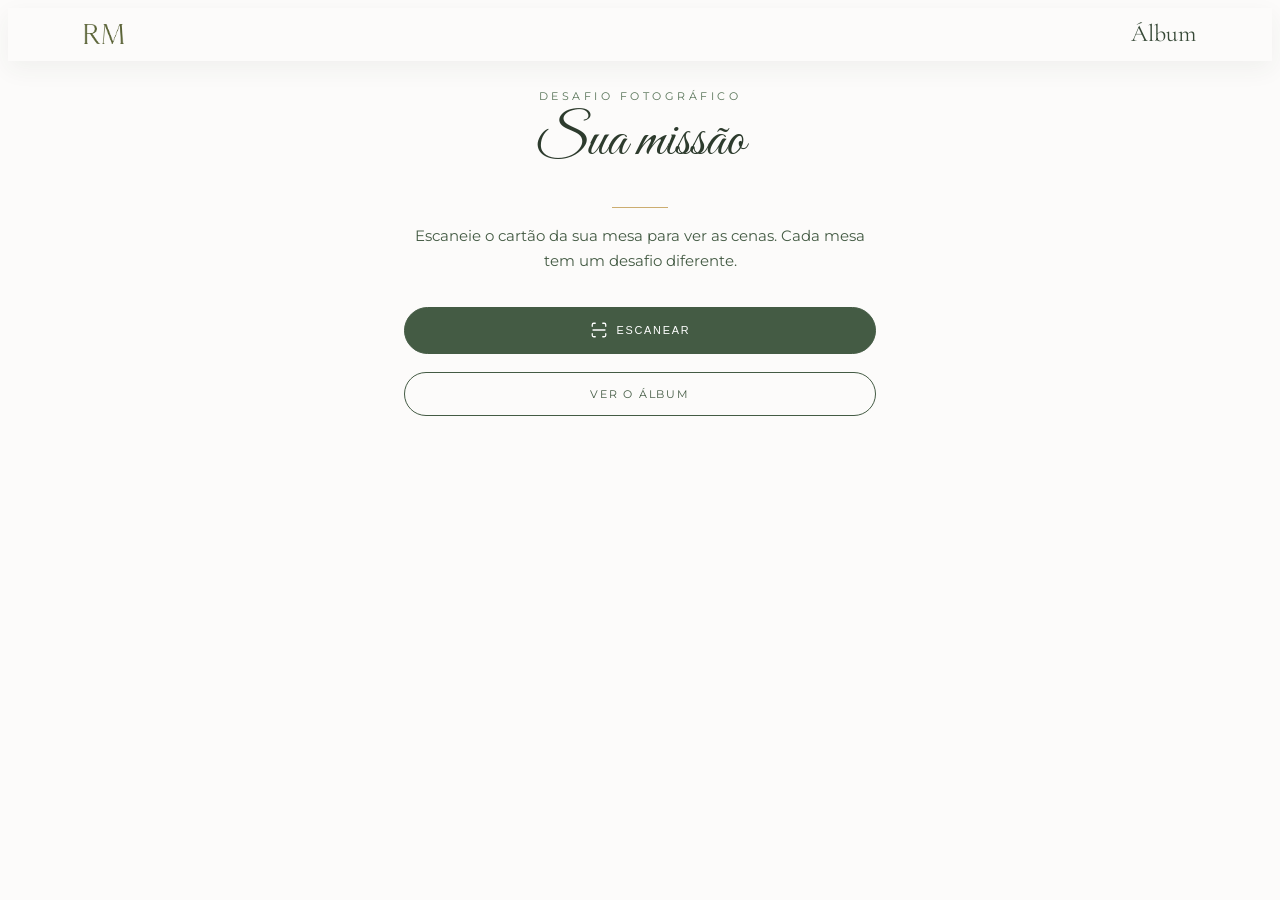
<file: desafio/index.html>
<!DOCTYPE html>
<html lang="pt-BR">
<head>
    <meta charset="UTF-8">
    <meta name="viewport" content="width=device-width, initial-scale=1.0">
    <title>Sua missão — Raphaela & Matheus</title>
    <meta name="description" content="Desafio fotográfico do casamento de Raphaela e Matheus. Escolha uma cena, envie a foto e ela entra no álbum dos noivos.">
    <link rel="icon" type="image/png" href="../assets/favicon.png">
    <link rel="apple-touch-icon" href="../assets/apple-touch-icon.png">
    <meta property="og:title" content="Sua missão — Raphaela & Matheus">
    <meta property="og:description" content="Escolha uma cena da festa, envie a foto e ela aparece no álbum dos noivos.">
    <meta property="og:image" content="https://www.raphaelazanin.com.br/assets/og-rm.jpg">
    <link rel="preconnect" href="https://fonts.googleapis.com">
    <link rel="preconnect" href="https://fonts.gstatic.com" crossorigin>
    <link href="https://fonts.googleapis.com/css2?family=Cormorant+Garamond:ital,wght@0,400;0,500;0,600;1,400&family=Montserrat:wght@300;400;500&display=swap" rel="stylesheet">
    <link rel="stylesheet" href="estilo.css?v=16">
</head>
<body>
    <header class="topbar">
        <div class="topbar-inner">
            <a href="../index.html" aria-label="Site do casamento">
                <img src="../assets/logo-nav.png" alt="Raphaela & Matheus" width="182" height="91">
            </a>
            <a class="nav-link nav-script" id="albumLink" href="album.html">Álbum</a>
        </div>
    </header>
    <main class="shell" id="app" aria-live="polite"></main>
    <script src="config.js"></script>
    <script src="app.js?v=6"></script>
    <script src="jsQR.min.js"></script>
    <script src="missao.js?v=5"></script>
</body>
</html>
</file>
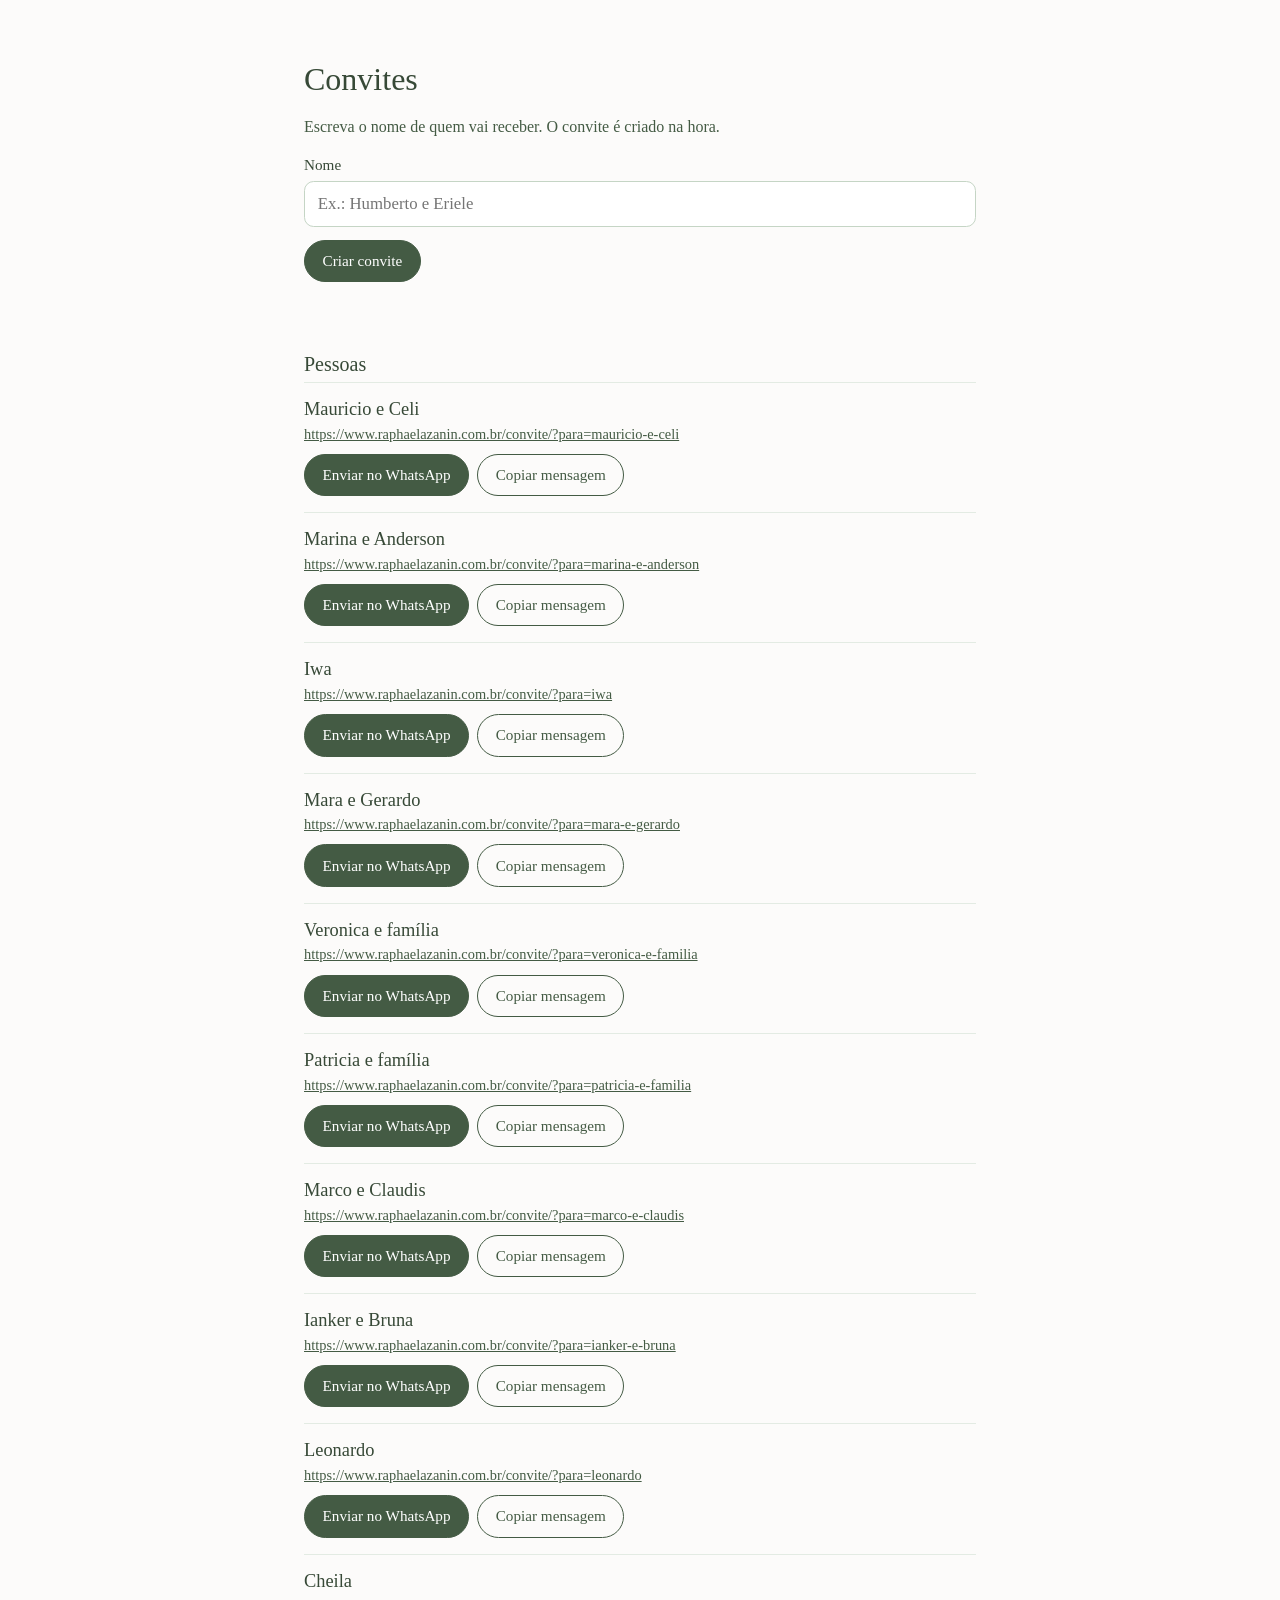
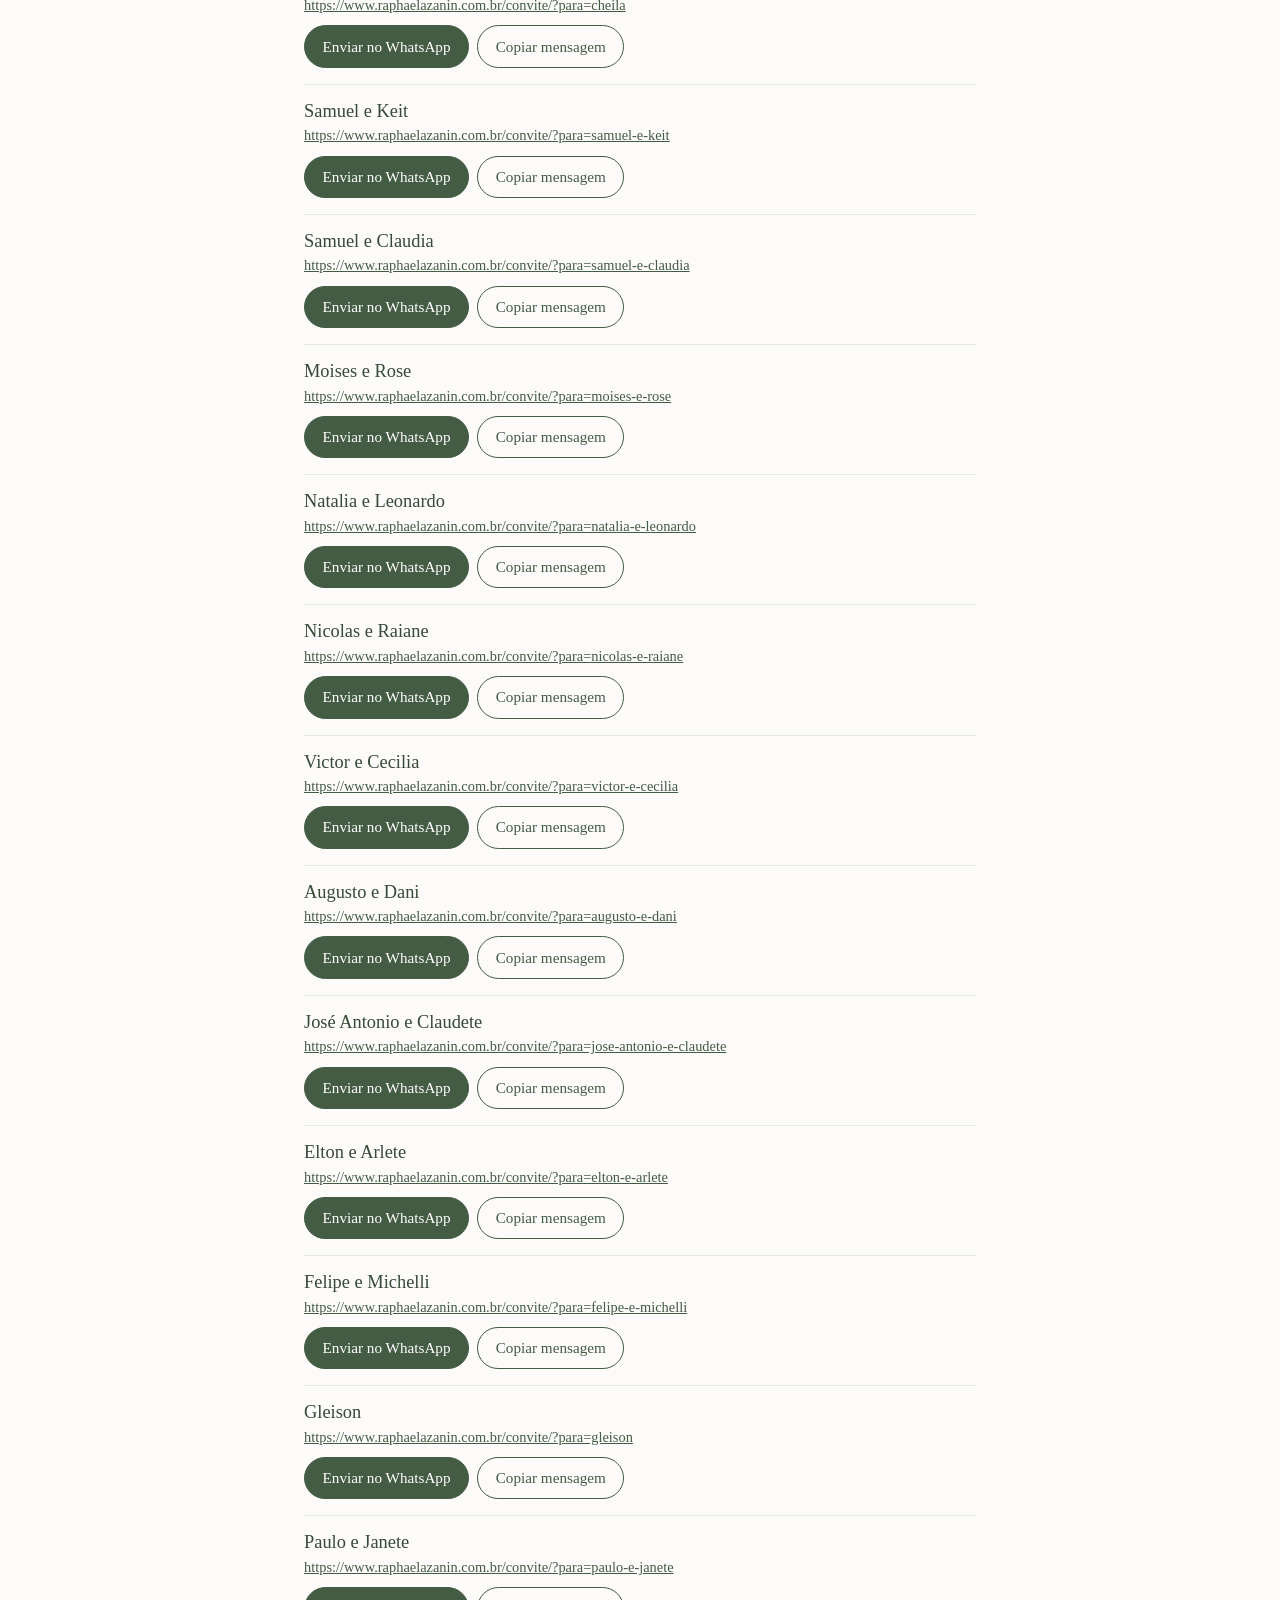
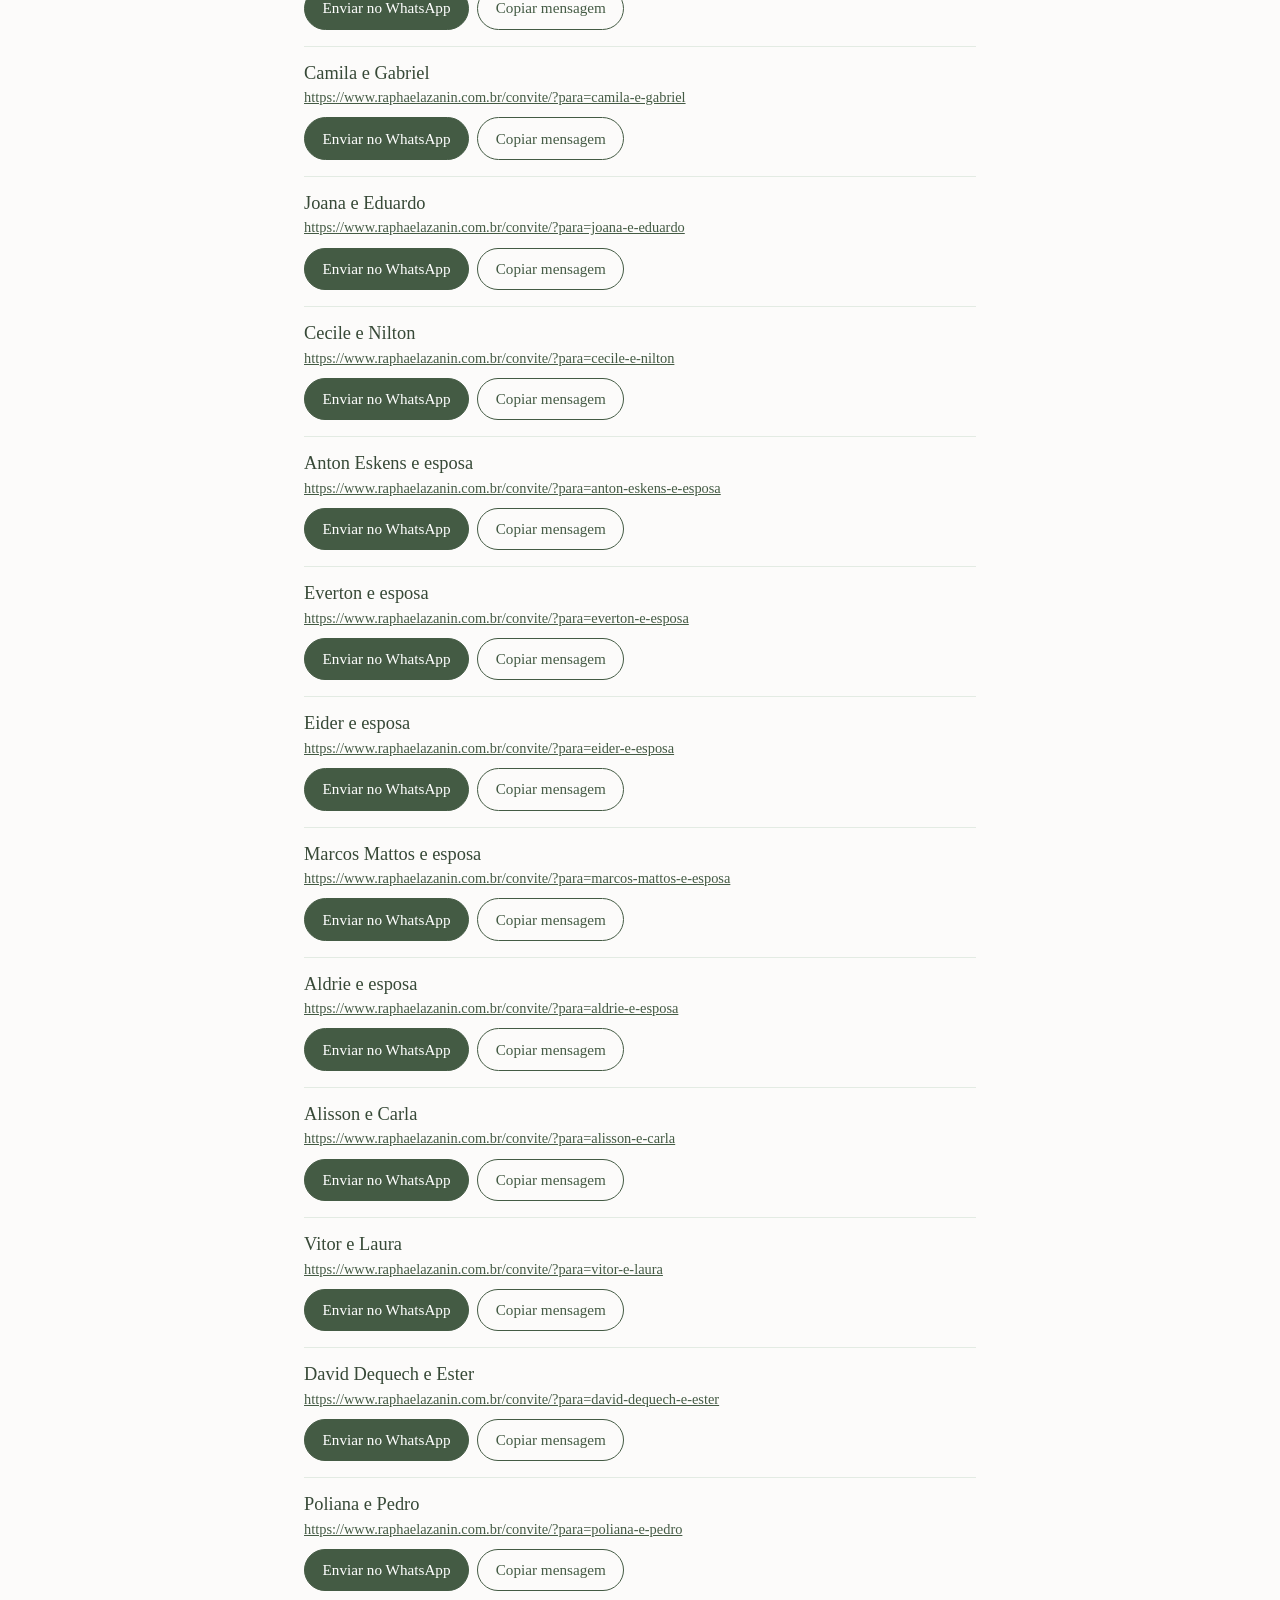
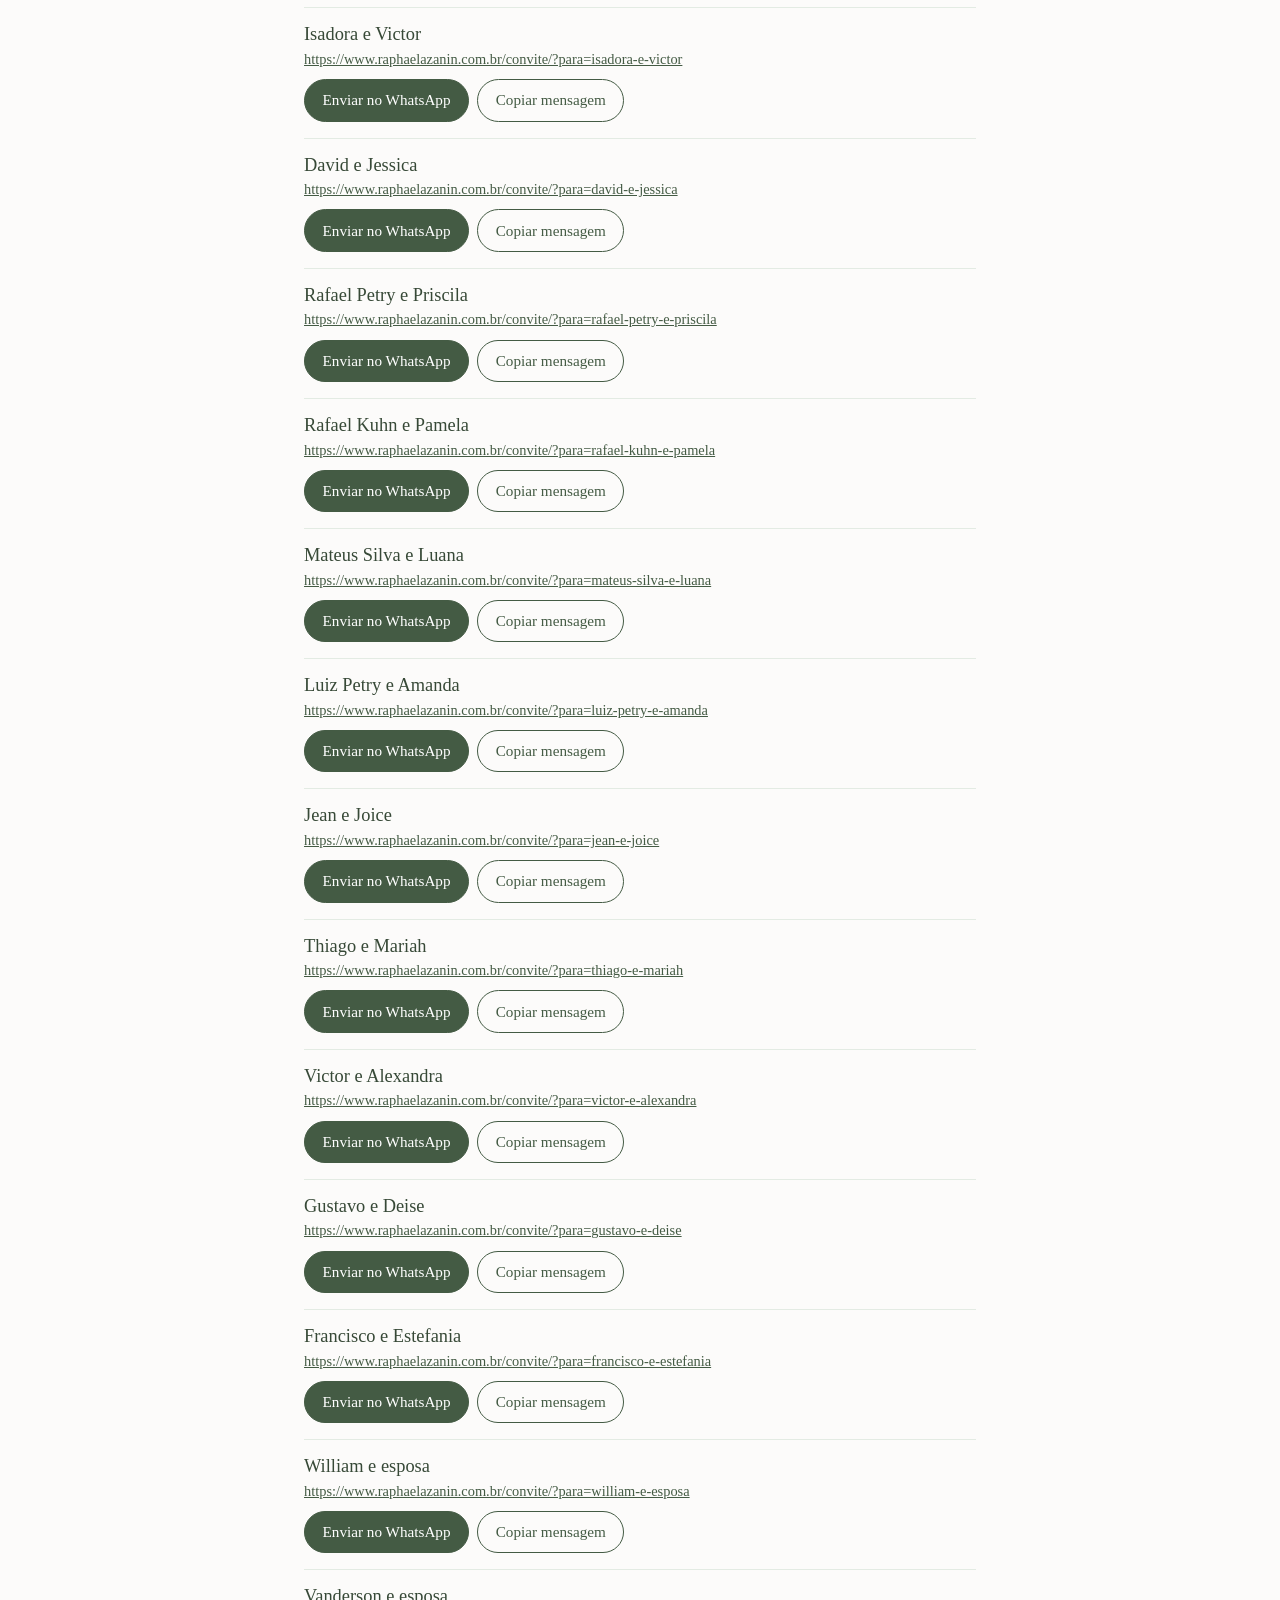
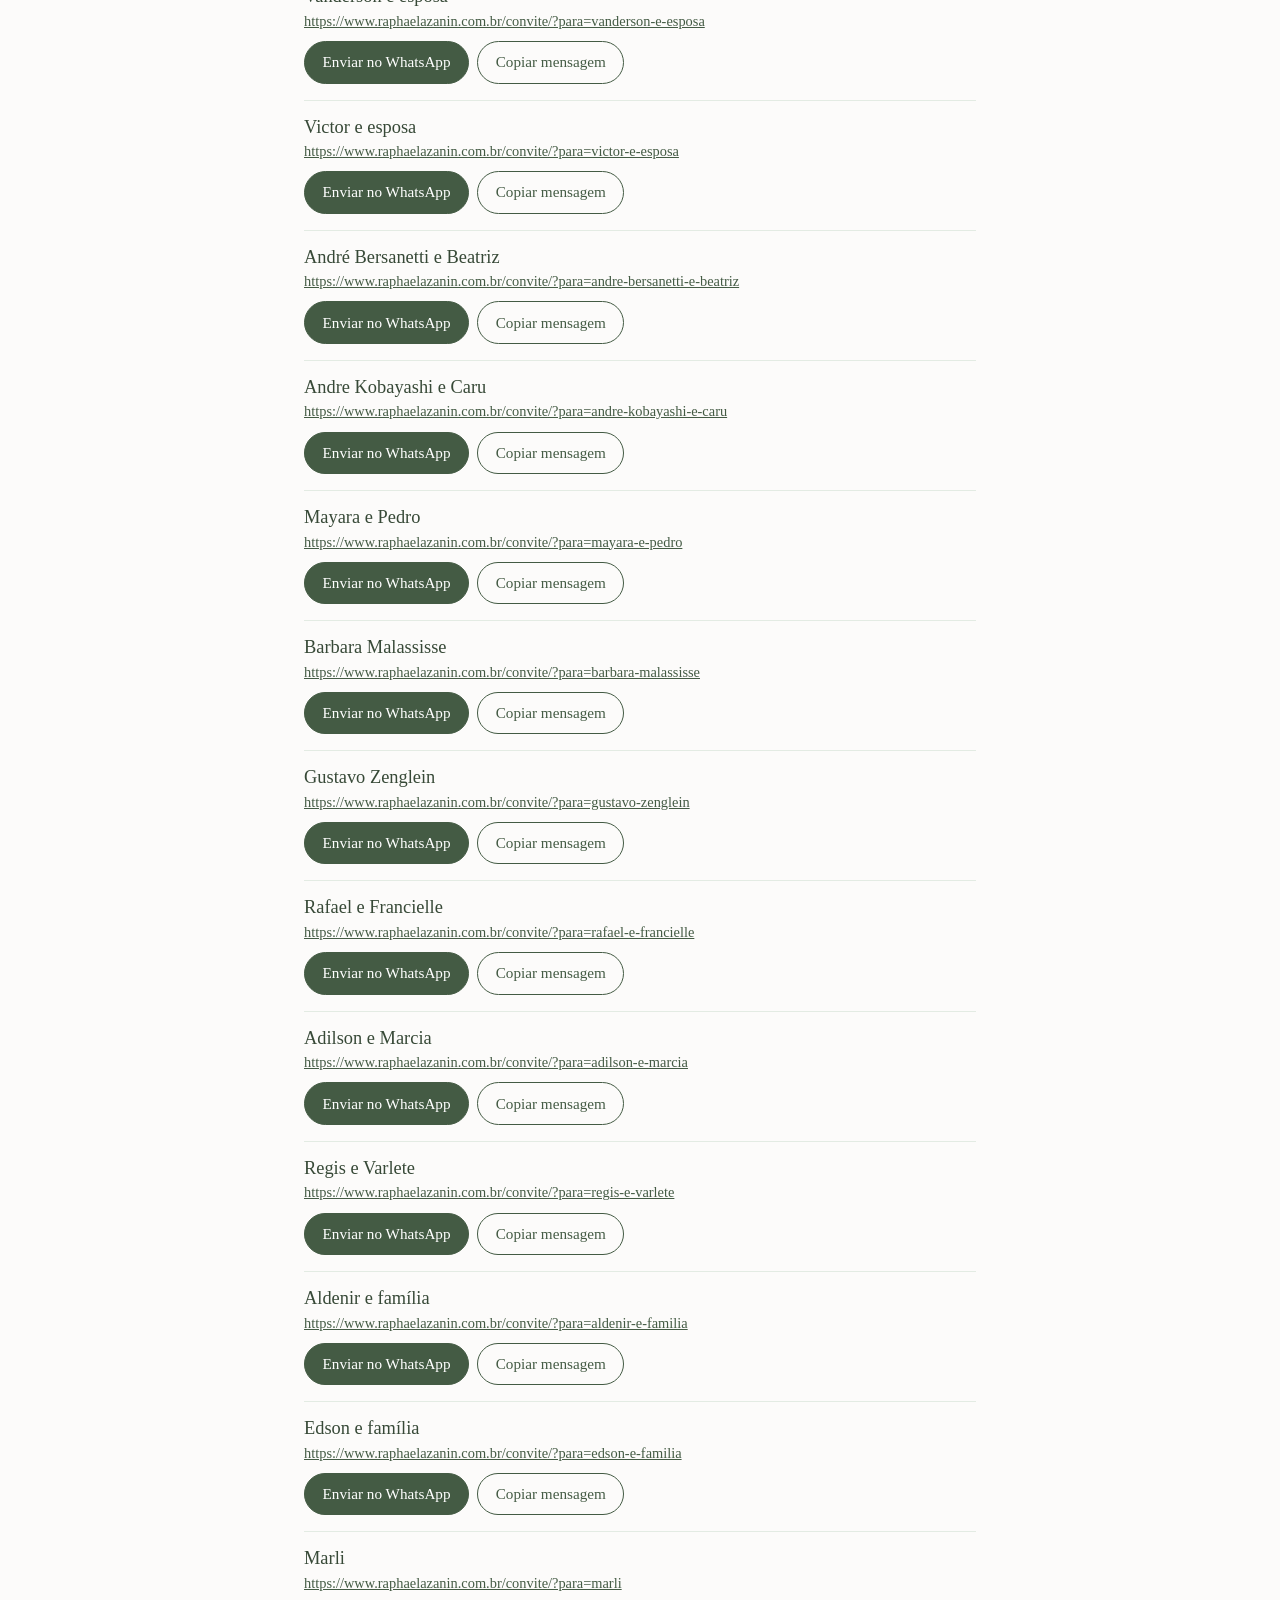
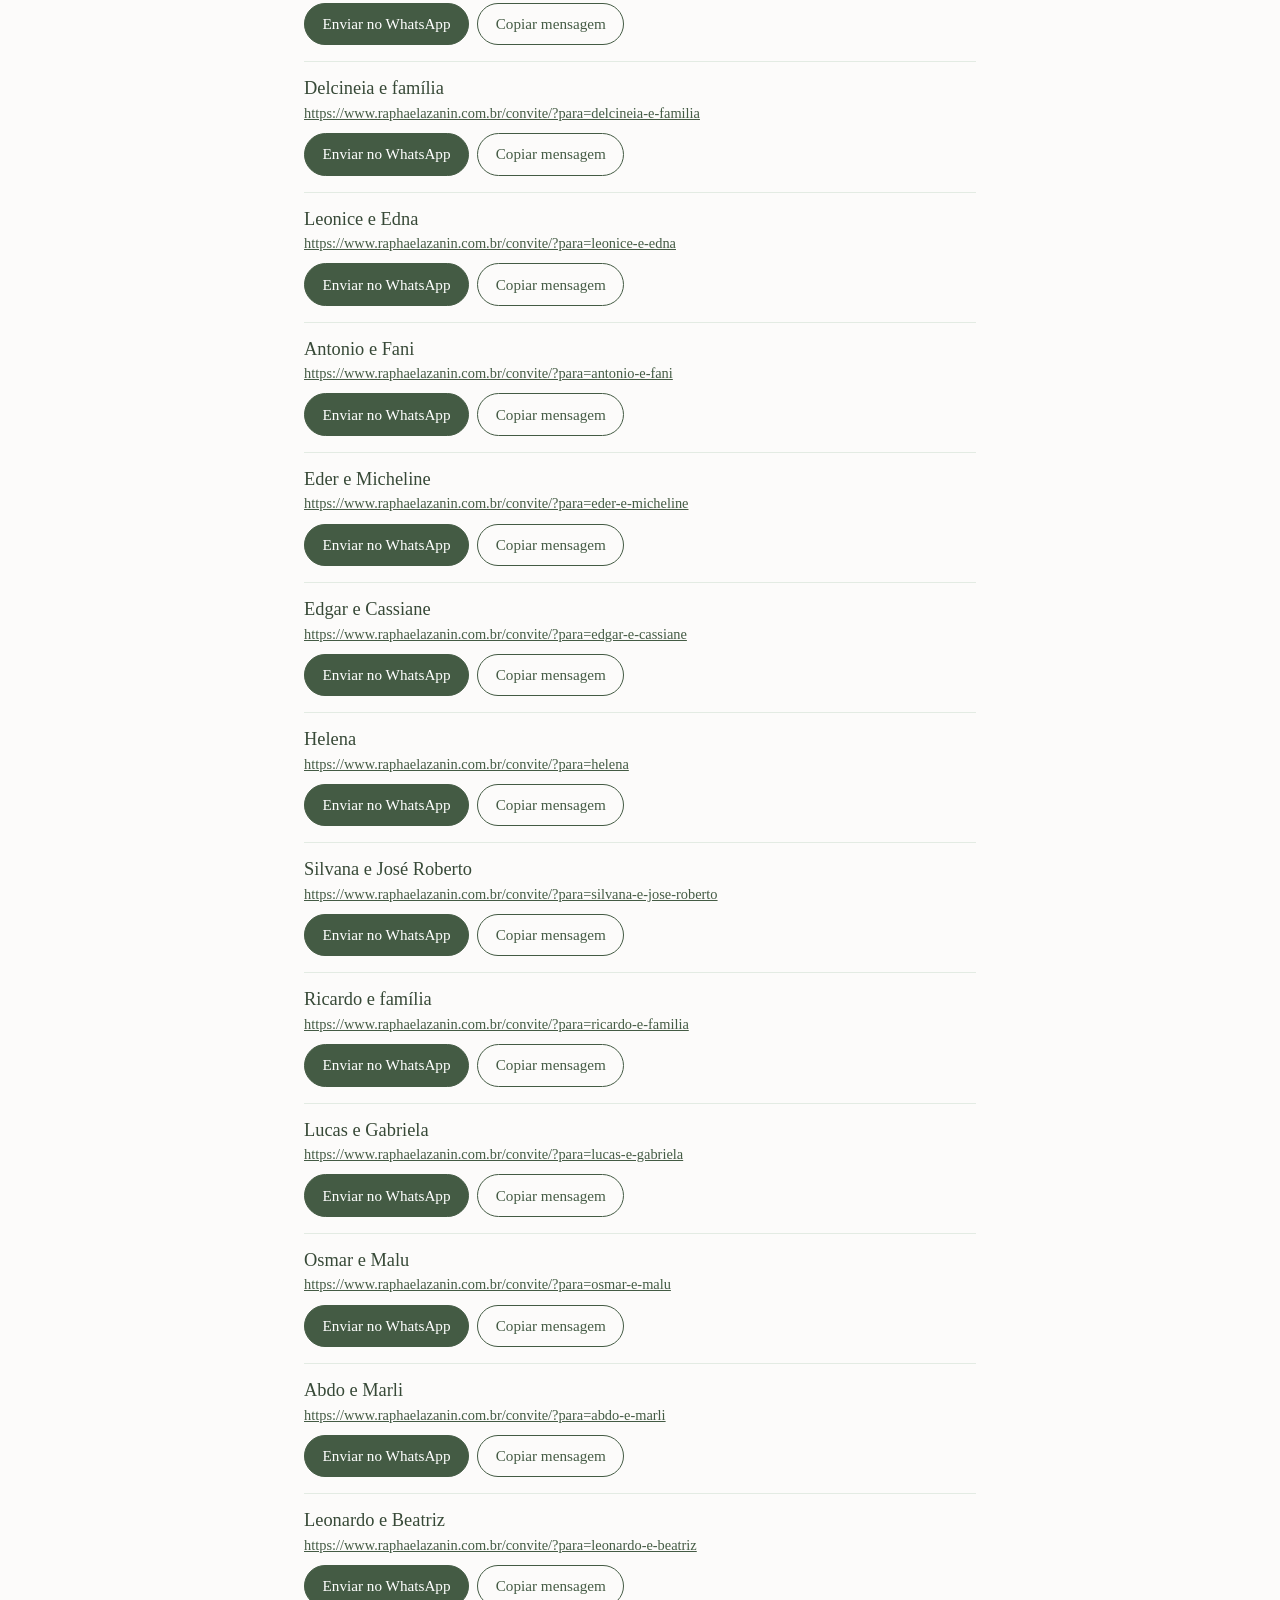
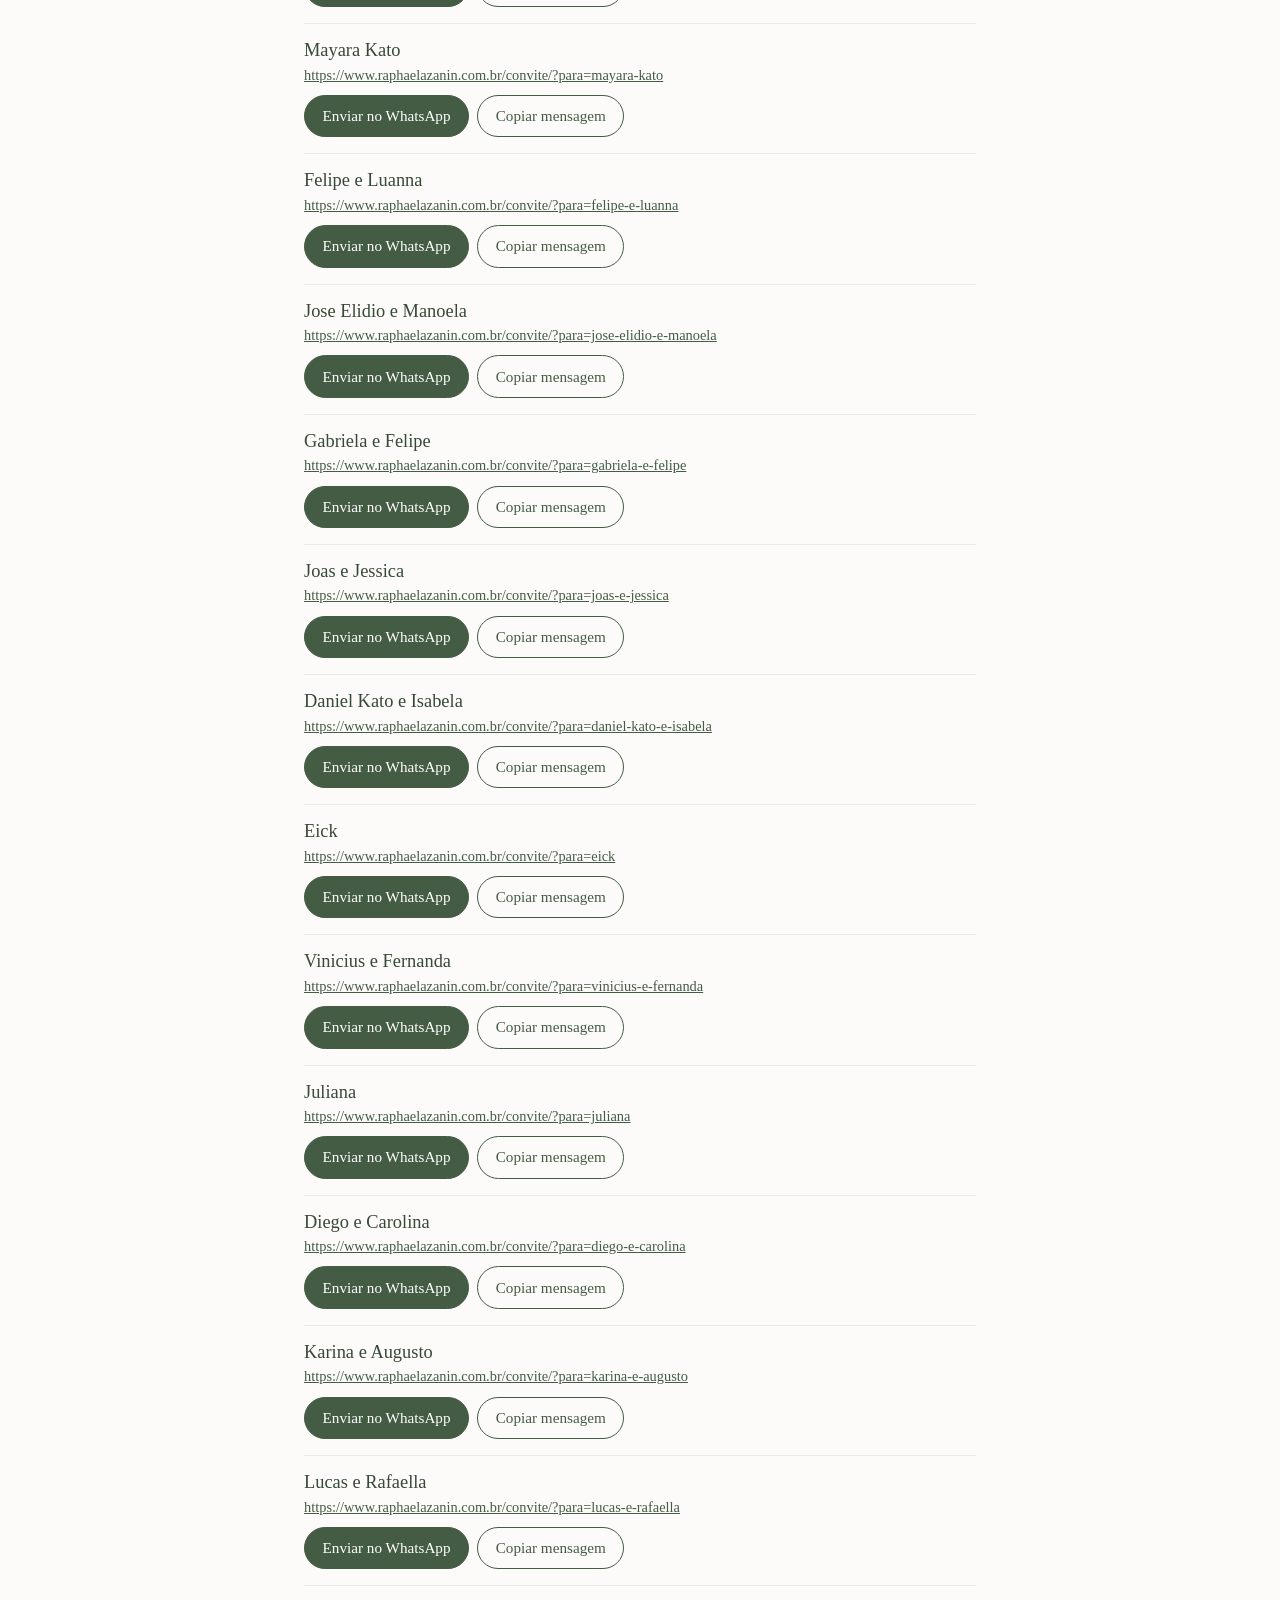
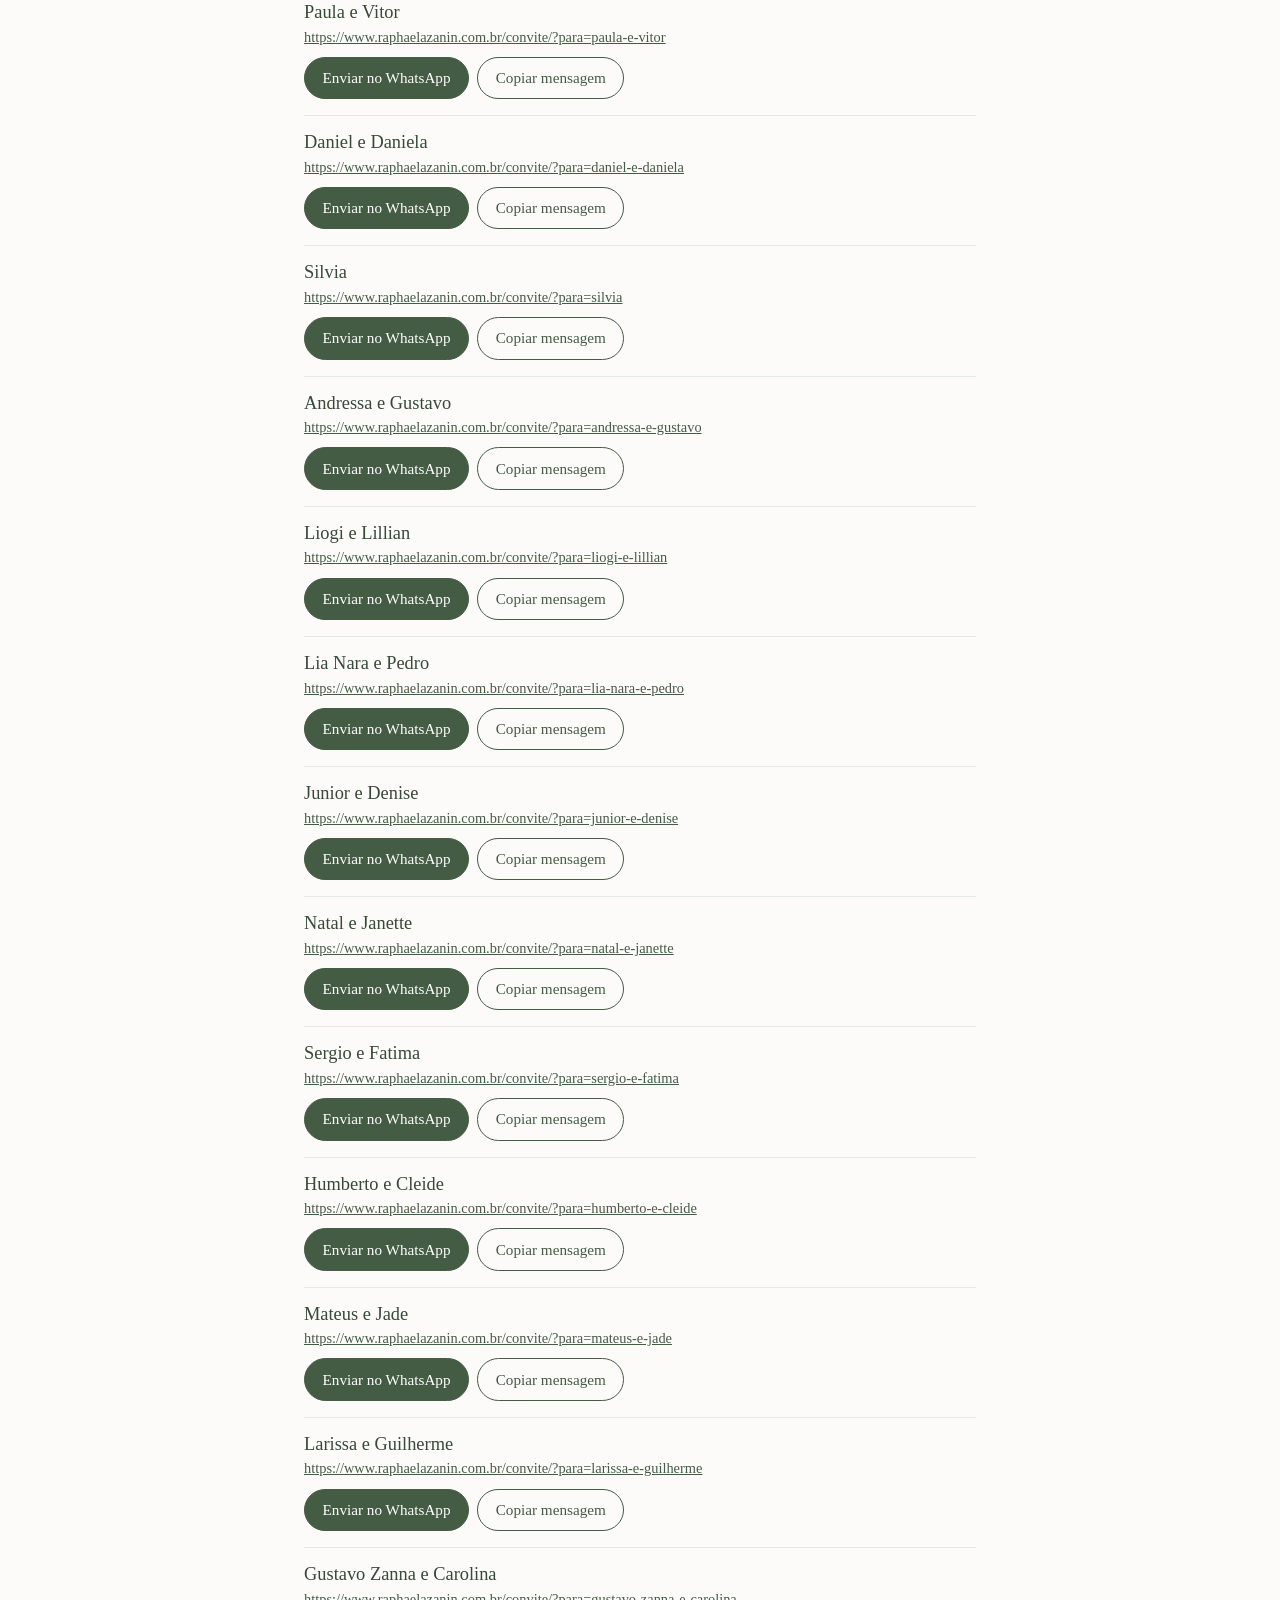
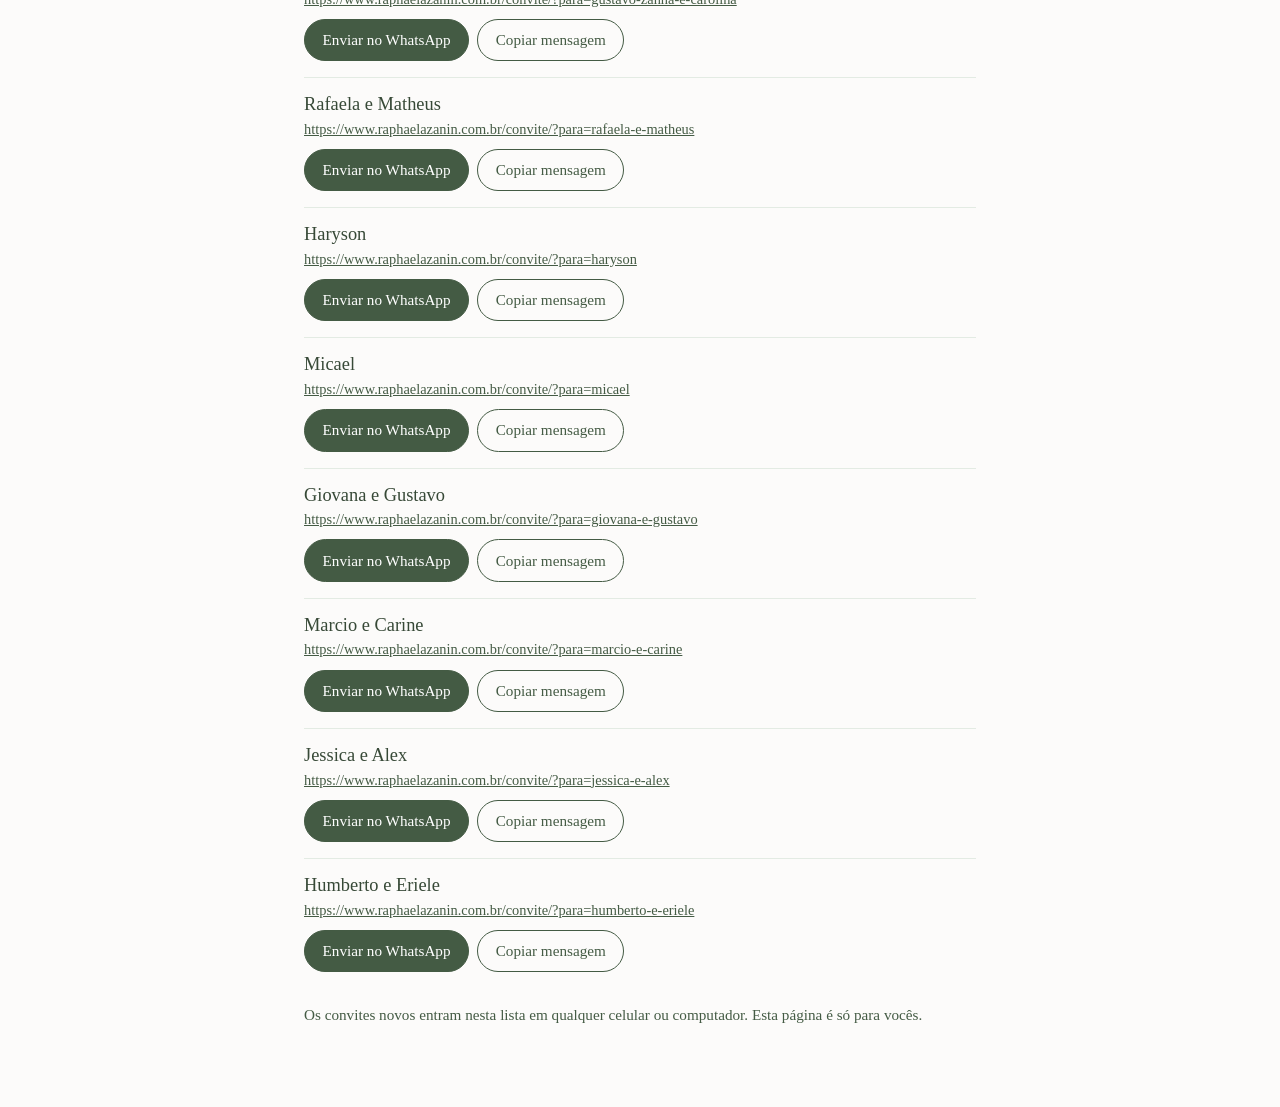
<file: convite/links.html>
<!DOCTYPE html>
<html lang="pt-BR">
<head>
    <meta charset="UTF-8">
    <meta name="viewport" content="width=device-width, initial-scale=1.0">
    <meta name="robots" content="noindex, nofollow">
    <title>Convites — Raphaela & Matheus</title>
    <link rel="icon" type="image/png" href="../assets/favicon.png">
    <link rel="apple-touch-icon" href="../assets/apple-touch-icon.png">
    <style>
        body {
            font-family: Georgia, serif;
            background: #fcfbfa;
            color: #374937;
            max-width: 42rem;
            margin: 0 auto;
            padding: 2.5rem 1.25rem 4rem;
        }
        h1 { font-weight: 400; font-size: 2rem; margin-bottom: 0.4rem; }
        h2 { font-weight: 400; font-size: 1.25rem; margin: 2rem 0 0.4rem; }
        p { line-height: 1.6; color: #445b44; }
        label { font-size: 0.95rem; color: #374937; }
        input {
            width: 100%;
            margin: 0.45rem 0 0.8rem;
            padding: 0.75rem 0.8rem;
            border: 1px solid #c5d5c5;
            border-radius: 0.6rem;
            font: inherit;
            font-size: 1.05rem;
            box-sizing: border-box;
        }
        button, .whatsapp {
            border: 1px solid #445b44;
            background: #445b44;
            color: #fff;
            border-radius: 999px;
            padding: 0.7rem 1.1rem;
            font: inherit;
            font-size: 0.95rem;
            cursor: pointer;
            text-decoration: none;
            display: inline-block;
        }
        button.secondary {
            background: transparent;
            color: #445b44;
        }
        button.icon {
            background: transparent;
            color: #445b44;
            border-color: transparent;
            padding: 0.45rem;
            line-height: 0;
        }
        button.icon svg { width: 1.15rem; height: 1.15rem; display: block; }
        ul { list-style: none; padding: 0; margin: 0; }
        li {
            border-top: 1px solid #e3ebe3;
            padding: 1rem 0;
        }
        strong { display: block; font-size: 1.15rem; font-weight: 400; }
        .invite-link { display: block; margin-top: 0.35rem; color: #445b44; word-break: break-all; font-size: 0.9rem; }
        .actions { display: flex; flex-wrap: wrap; gap: 0.5rem; margin-top: 0.7rem; }
        #formStatus { min-height: 1.4rem; }
        .hint { font-size: 0.95rem; }
        .modal {
            position: fixed;
            inset: 0;
            z-index: 20;
            display: flex;
            align-items: center;
            justify-content: center;
            padding: 1.25rem;
            background: rgba(55, 73, 55, 0.35);
        }
        .modal[hidden] { display: none; }
        .modal-card {
            width: 100%;
            max-width: 22rem;
            padding: 1.4rem 1.3rem 1.2rem;
            background: #fcfbfa;
            border-radius: 1rem;
            box-shadow: 0 12px 40px rgba(55, 73, 55, 0.18);
        }
        .modal-card p { margin: 0 0 1.1rem; color: #374937; font-size: 1.15rem; }
    </style>
</head>
<body>
    <h1>Convites</h1>
    <p>Escreva o nome de quem vai receber. O convite é criado na hora.</p>
    <form id="newGuest">
        <label for="guestName">Nome</label>
        <input id="guestName" name="nome" type="text" maxlength="80" placeholder="Ex.: Humberto e Eriele" autocomplete="off" required>
        <button type="submit">Criar convite</button>
    </form>
    <p id="formStatus" role="status"></p>
    <h2>Pessoas</h2>
    <ul id="list"></ul>
    <p class="hint">Os convites novos entram nesta lista em qualquer celular ou computador. Esta página é só para vocês.</p>
    <div id="confirmModal" class="modal" hidden>
        <div class="modal-card" role="dialog" aria-modal="true" aria-labelledby="confirmTitle">
            <p id="confirmTitle"></p>
            <div class="actions">
                <button type="button" class="secondary" id="confirmCancel">Cancelar</button>
                <button type="button" id="confirmOk">Apagar</button>
            </div>
        </div>
    </div>
    <script>
        const BASE = 'https://www.raphaelazanin.com.br/convite/';
        // Endereço /exec do app da Web publicado a partir de convite/planilha-convidados.gs
        const GUESTS_ENDPOINT = 'https://script.google.com/macros/s/AKfycbxxzOLNr3Zv9_51XVrOQF3hhbdGDo-bPetbkVn2Kv1ZpL8bBYuw2NgC7UTtUaQ2s1iu/exec';
        const STORAGE_KEY = 'convite-convidados-extra';
        const form = document.getElementById('newGuest');
        const nameInput = document.getElementById('guestName');
        const formStatus = document.getElementById('formStatus');
        const listEl = document.getElementById('list');
        let published = [];
        let created = loadCreated();

        function slugify(value) {
            return String(value || '')
                .normalize('NFD')
                .replace(/[\u0300-\u036f]/g, '')
                .toLowerCase()
                .replace(/[^a-z0-9]+/g, '-')
                .replace(/^-|-$/g, '');
        }

        function escapeHtml(value) {
            return String(value)
                .replace(/&/g, '&amp;')
                .replace(/</g, '&lt;')
                .replace(/>/g, '&gt;')
                .replace(/"/g, '&quot;');
        }

        function loadCreated() {
            try {
                const parsed = JSON.parse(localStorage.getItem(STORAGE_KEY) || '[]');
                return Array.isArray(parsed) ? parsed.filter((item) => item && item.nome) : [];
            } catch {
                return [];
            }
        }

        function saveCreated() {
            localStorage.setItem(STORAGE_KEY, JSON.stringify(created));
        }

        function loadShared() {
            if (!GUESTS_ENDPOINT) return Promise.resolve(null);
            return new Promise((resolve, reject) => {
                const callback = `conviteGuests_${Date.now()}`;
                const script = document.createElement('script');
                const timer = setTimeout(() => finish(new Error('timeout')), 12000);
                function finish(err, data) {
                    clearTimeout(timer);
                    delete window[callback];
                    script.remove();
                    if (err) reject(err);
                    else resolve(Array.isArray(data) ? data : []);
                }
                window[callback] = (data) => finish(null, data);
                script.onerror = () => finish(new Error('script'));
                script.src = `${GUESTS_ENDPOINT}?callback=${callback}`;
                document.head.appendChild(script);
            });
        }

        function saveShared(nome) {
            if (!GUESTS_ENDPOINT) return Promise.resolve(false);
            return fetch(GUESTS_ENDPOINT, {
                method: 'POST',
                mode: 'no-cors',
                headers: { 'Content-Type': 'text/plain;charset=utf-8' },
                body: JSON.stringify({ nome })
            }).then(() => loadShared()).then((list) => {
                if (!list) return false;
                created = list.map((item) => ({ nome: item.nome, created: true }));
                saveCreated();
                return created.some((item) => slugify(item.nome) === slugify(nome));
            });
        }

        function askToDelete(nome) {
            const modal = document.getElementById('confirmModal');
            const title = document.getElementById('confirmTitle');
            const ok = document.getElementById('confirmOk');
            const cancel = document.getElementById('confirmCancel');
            title.textContent = `Apagar o convite de ${nome}?`;
            modal.hidden = false;
            ok.focus();
            return new Promise((resolve) => {
                function close(answer) {
                    modal.hidden = true;
                    ok.removeEventListener('click', onOk);
                    cancel.removeEventListener('click', onCancel);
                    modal.removeEventListener('click', onBackdrop);
                    document.removeEventListener('keydown', onKey);
                    resolve(answer);
                }
                function onOk() { close(true); }
                function onCancel() { close(false); }
                function onBackdrop(event) {
                    if (event.target === modal) close(false);
                }
                function onKey(event) {
                    if (event.key === 'Escape') close(false);
                }
                ok.addEventListener('click', onOk);
                cancel.addEventListener('click', onCancel);
                modal.addEventListener('click', onBackdrop);
                document.addEventListener('keydown', onKey);
            });
        }

        function deleteShared(nome) {
            return fetch(GUESTS_ENDPOINT, {
                method: 'POST',
                mode: 'no-cors',
                headers: { 'Content-Type': 'text/plain;charset=utf-8' },
                body: JSON.stringify({ acao: 'apagar', nome })
            }).then(() => loadShared());
        }

        function inviteUrl(token) {
            return `${BASE}?para=${encodeURIComponent(token)}`;
        }

        function messageFor(nome, url) {
            const plural = /\se\s|&/i.test(nome);
            const convite = plural
                ? `${nome}, temos a alegria de convidar vocês para celebrar o nosso casamento.`
                : `${nome}, temos a alegria de convidar você para celebrar o nosso casamento.`;
            return `${convite} O convite está aqui: ${url}`;
        }

        function allGuests() {
            const seen = new Set();
            return [...created, ...published].filter((guest) => {
                const slug = slugify(guest.slug || guest.nome);
                if (!slug || seen.has(slug)) return false;
                seen.add(slug);
                return true;
            });
        }

        function trashIcon() {
            return `<svg viewBox="0 0 24 24" aria-hidden="true" fill="none" stroke="currentColor" stroke-width="1.8" stroke-linecap="round" stroke-linejoin="round"><path d="M4 7h16"/><path d="M9 7V5h6v2"/><path d="M8 7l1 13h6l1-13"/></svg>`;
        }

        function render() {
            listEl.innerHTML = allGuests().map((guest) => {
                const token = guest.created ? guest.nome : slugify(guest.slug || guest.nome);
                const url = inviteUrl(token);
                const message = messageFor(guest.nome, url);
                const whatsapp = `https://wa.me/?text=${encodeURIComponent(message)}`;
                const remove = guest.created
                    ? `<button type="button" class="icon" data-delete="${escapeHtml(guest.nome)}" aria-label="Apagar convite de ${escapeHtml(guest.nome)}">${trashIcon()}</button>`
                    : '';
                return `<li>
                    <strong>${escapeHtml(guest.nome)}</strong>
                    <a class="invite-link" href="${escapeHtml(url)}">${escapeHtml(url)}</a>
                    <div class="actions">
                        <a class="whatsapp" href="${escapeHtml(whatsapp)}" target="_blank" rel="noopener">Enviar no WhatsApp</a>
                        <button type="button" class="secondary" data-message="${escapeHtml(message)}">Copiar mensagem</button>
                        ${remove}
                    </div>
                </li>`;
            }).join('');
        }

        form.addEventListener('submit', async (event) => {
            event.preventDefault();
            const nome = nameInput.value.trim().replace(/\s+/g, ' ').slice(0, 80);
            if (!slugify(nome)) {
                formStatus.textContent = 'Escreva um nome com letras.';
                return;
            }
            const exists = allGuests().some((guest) => slugify(guest.slug || guest.nome) === slugify(nome));
            if (exists) {
                formStatus.textContent = `${nome} já está na lista. É só tocar em Enviar no WhatsApp.`;
                nameInput.value = '';
                return;
            }
            if (!GUESTS_ENDPOINT) {
                created.unshift({ nome, created: true });
                saveCreated();
                nameInput.value = '';
                render();
                formStatus.textContent = 'Convite criado só neste aparelho. A lista compartilhada ainda não está ligada.';
                return;
            }
            formStatus.textContent = 'Salvando na lista...';
            try {
                const saved = await saveShared(nome);
                nameInput.value = '';
                render();
                formStatus.textContent = saved
                    ? `Convite de ${nome} salvo. Ele aparece em qualquer aparelho.`
                    : 'Não consegui confirmar o salvamento. Tente de novo.';
            } catch {
                formStatus.textContent = 'Não consegui salvar na lista compartilhada. Tente de novo.';
            }
        });

        Promise.all([
            fetch('convidados.json').then((res) => res.json()).catch(() => []),
            loadShared().catch(() => null)
        ]).then(([data, shared]) => {
            published = Array.isArray(data) ? data : [];
            if (Array.isArray(shared)) {
                created = shared.map((item) => ({ nome: item.nome, created: true }));
                saveCreated();
            }
            render();
        });

        listEl.addEventListener('click', async (event) => {
            const removeBtn = event.target.closest('button[data-delete]');
            if (removeBtn) {
                const nome = removeBtn.dataset.delete;
                if (!nome || !(await askToDelete(nome))) return;
                if (!GUESTS_ENDPOINT) {
                    created = created.filter((item) => slugify(item.nome) !== slugify(nome));
                    saveCreated();
                    render();
                    formStatus.textContent = `Convite de ${nome} apagado neste aparelho.`;
                    return;
                }
                formStatus.textContent = 'Apagando...';
                try {
                    const list = await deleteShared(nome);
                    if (!Array.isArray(list)) throw new Error('lista');
                    const stillThere = list.some((item) => slugify(item.nome) === slugify(nome));
                    created = list.map((item) => ({ nome: item.nome, created: true }));
                    saveCreated();
                    render();
                    formStatus.textContent = stillThere
                        ? 'Não consegui apagar. Publique a versão nova do script da planilha e tente de novo.'
                        : `Convite de ${nome} apagado.`;
                } catch {
                    formStatus.textContent = 'Não consegui apagar o convite. Tente de novo.';
                }
                return;
            }
            const btn = event.target.closest('button[data-message]');
            if (!btn) return;
            await navigator.clipboard.writeText(btn.dataset.message);
            const previous = btn.textContent;
            btn.textContent = 'Mensagem copiada';
            setTimeout(() => { btn.textContent = previous; }, 1600);
        });
    </script>
</body>
</html>
</file>
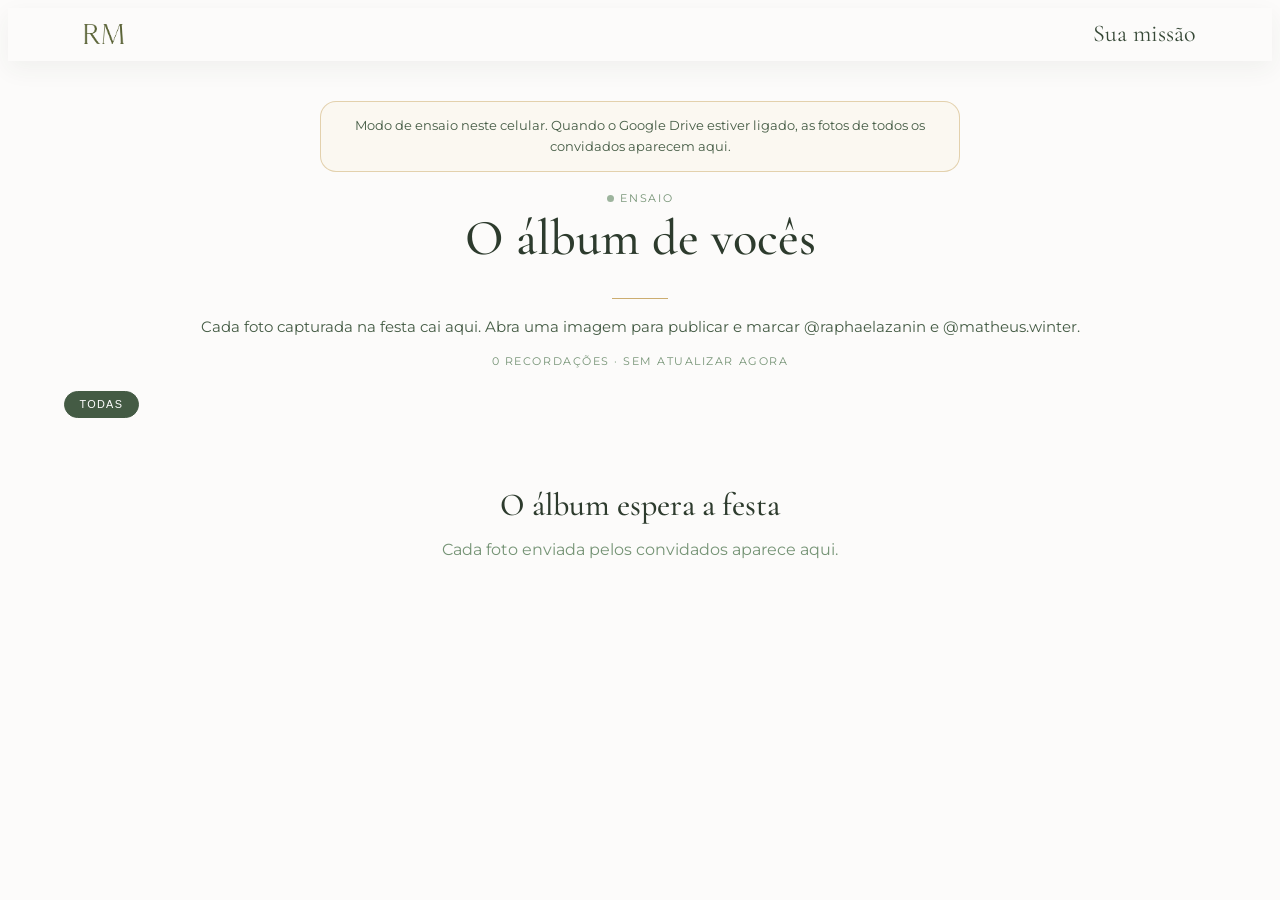
<file: desafio/album.html>
<!DOCTYPE html>
<html lang="pt-BR">
<head>
    <meta charset="UTF-8">
    <meta name="viewport" content="width=device-width, initial-scale=1.0">
    <title>O álbum — Raphaela & Matheus</title>
    <meta name="description" content="Álbum ao vivo do desafio fotográfico de Raphaela e Matheus.">
    <link rel="icon" type="image/png" href="../assets/favicon.png">
    <link rel="apple-touch-icon" href="../assets/apple-touch-icon.png">
    <meta property="og:title" content="O álbum — Raphaela & Matheus">
    <meta property="og:description" content="As fotos do desafio, assim que os convidados enviam.">
    <meta property="og:image" content="https://www.raphaelazanin.com.br/assets/og-rm.jpg">
    <link rel="preconnect" href="https://fonts.googleapis.com">
    <link rel="preconnect" href="https://fonts.gstatic.com" crossorigin>
    <link href="https://fonts.googleapis.com/css2?family=Cormorant+Garamond:ital,wght@0,400;0,500;0,600;1,400&family=Montserrat:wght@300;400;500&display=swap" rel="stylesheet">
    <link rel="stylesheet" href="estilo.css?v=17">
</head>
<body>
    <header class="topbar">
        <div class="topbar-inner">
            <a href="../index.html" aria-label="Site do casamento">
                <img src="../assets/logo-nav.png" alt="Raphaela & Matheus" width="182" height="91">
            </a>
            <a class="nav-link nav-script" id="missaoLink" href="index.html">Sua missão</a>
        </div>
    </header>
    <main class="shell-wide" id="app"></main>
    <div id="lightbox" class="lightbox" hidden>
        <button type="button" class="lightbox-close" data-action="fechar" aria-label="Fechar">×</button>
        <button type="button" class="lightbox-nav prev" data-action="anterior" aria-label="Foto anterior">‹</button>
        <figure>
            <img id="lightboxImg" alt="">
            <figcaption>
                <h3 id="lightboxTitulo"></h3>
                <p id="lightboxMeta"></p>
                <button type="button" class="like" id="lightboxLike" data-action="curtir" aria-pressed="false" aria-label="Curtir foto"></button>
                <button type="button" class="btn" data-action="compartilhar">Compartilhar</button>
                <p class="share-apps">Instagram · WhatsApp · Facebook</p>
                <p id="lightboxShare" class="share-status"></p>
            </figcaption>
        </figure>
        <button type="button" class="lightbox-nav next" data-action="proxima" aria-label="Próxima foto">›</button>
    </div>
    <script src="config.js"></script>
    <script src="app.js?v=6"></script>
    <script src="album.js?v=4"></script>
</body>
</html>
</file>
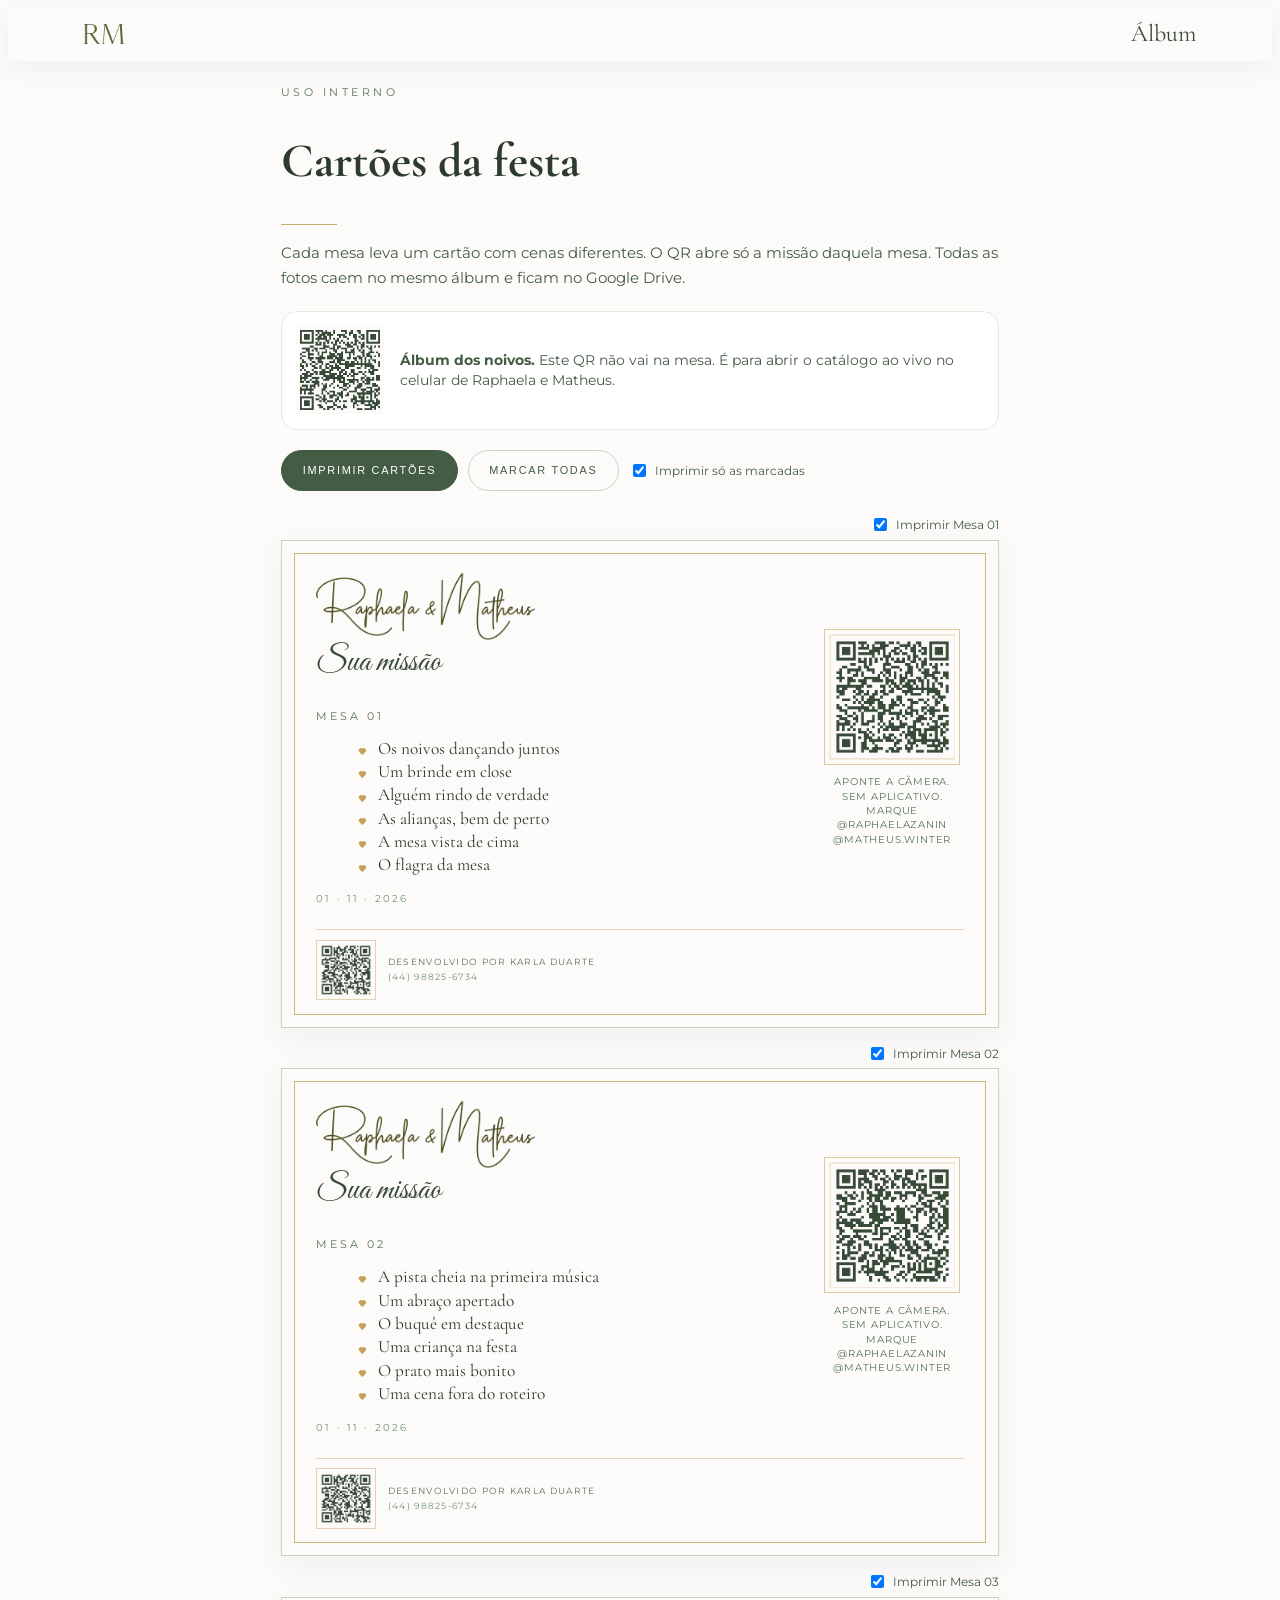
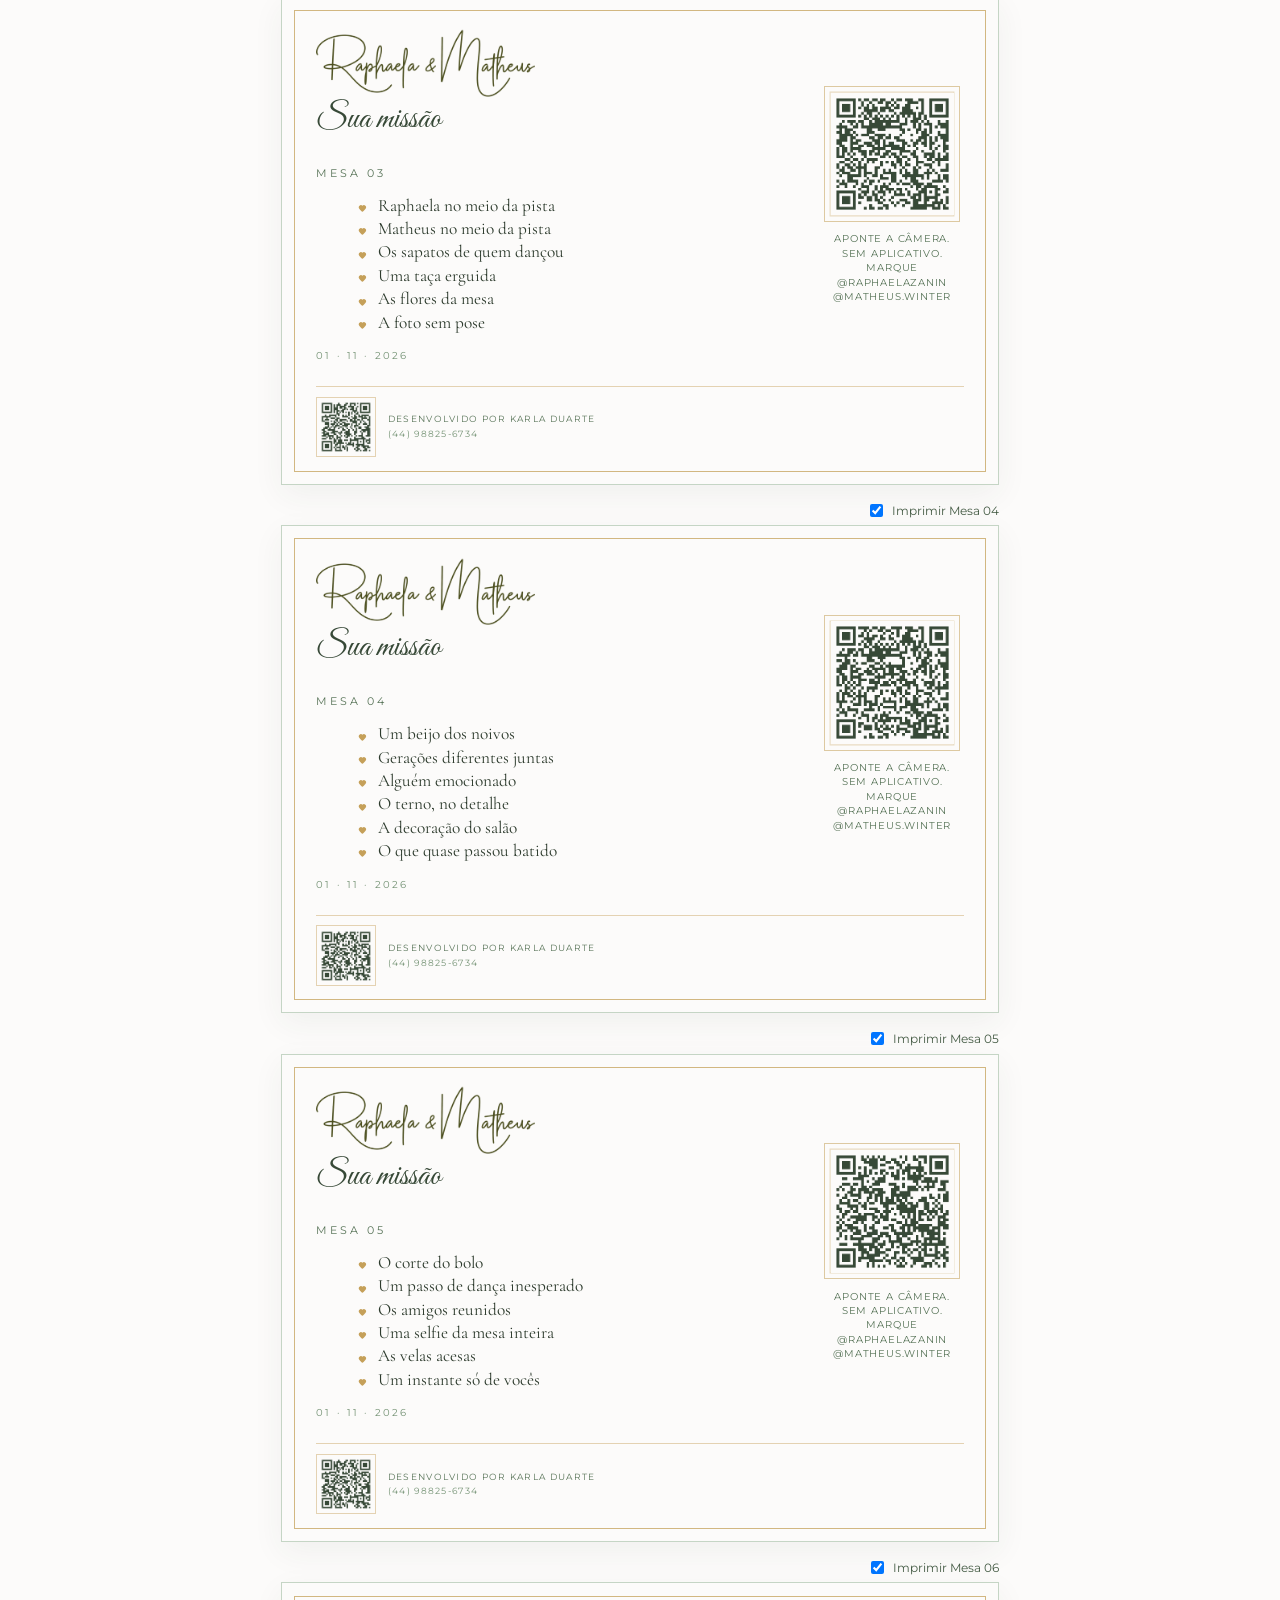
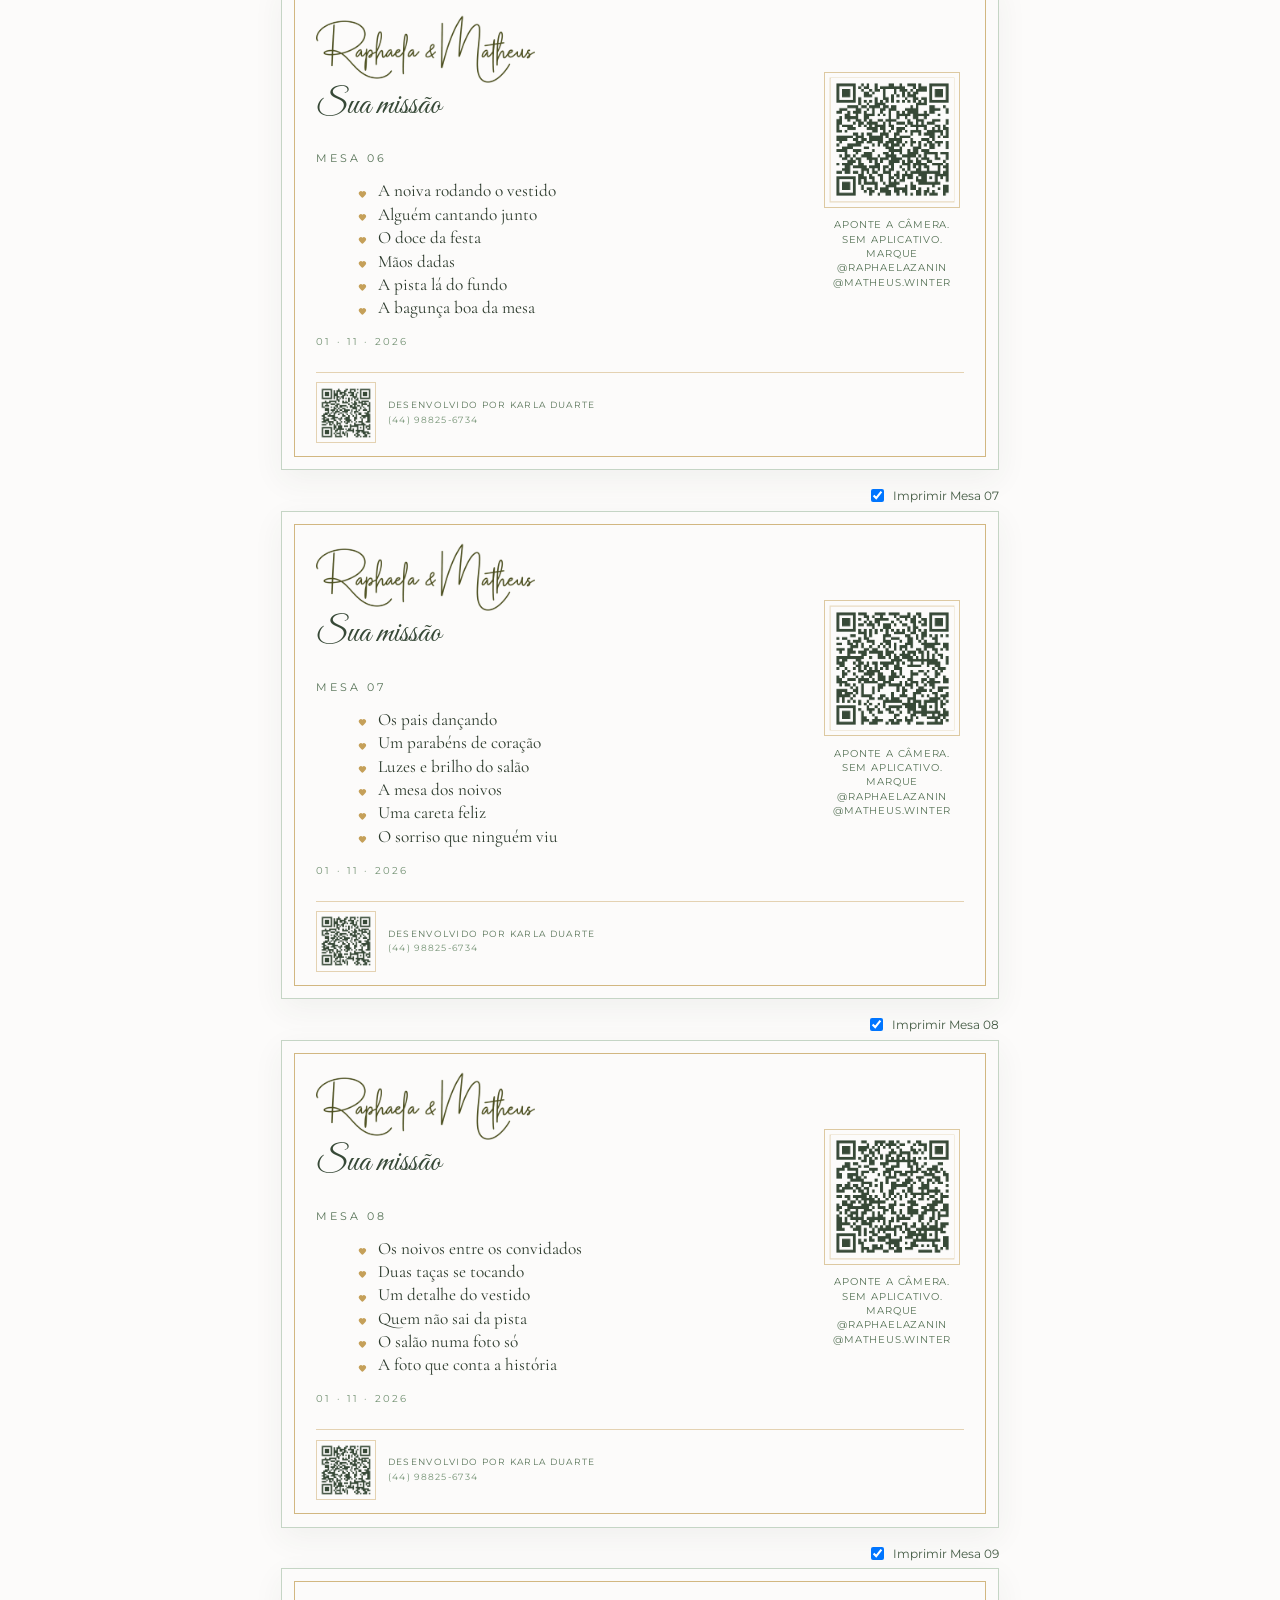
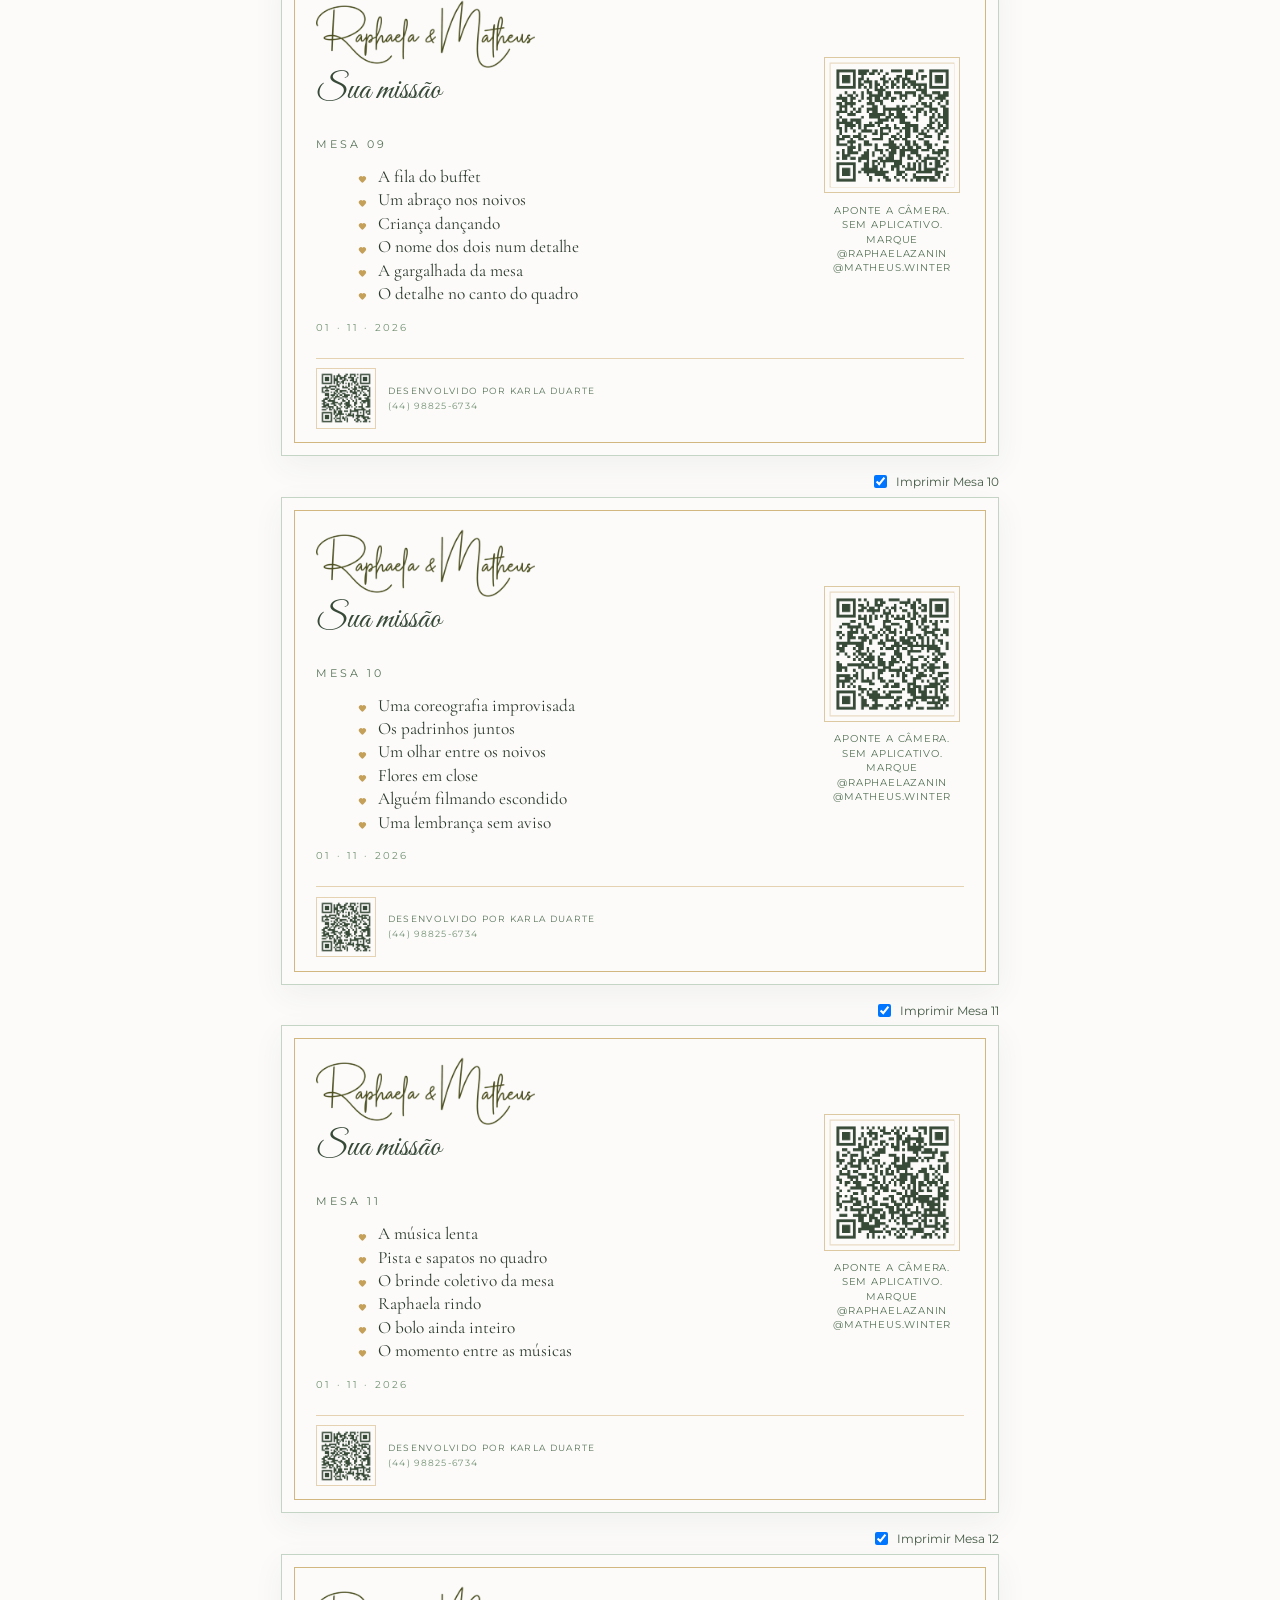
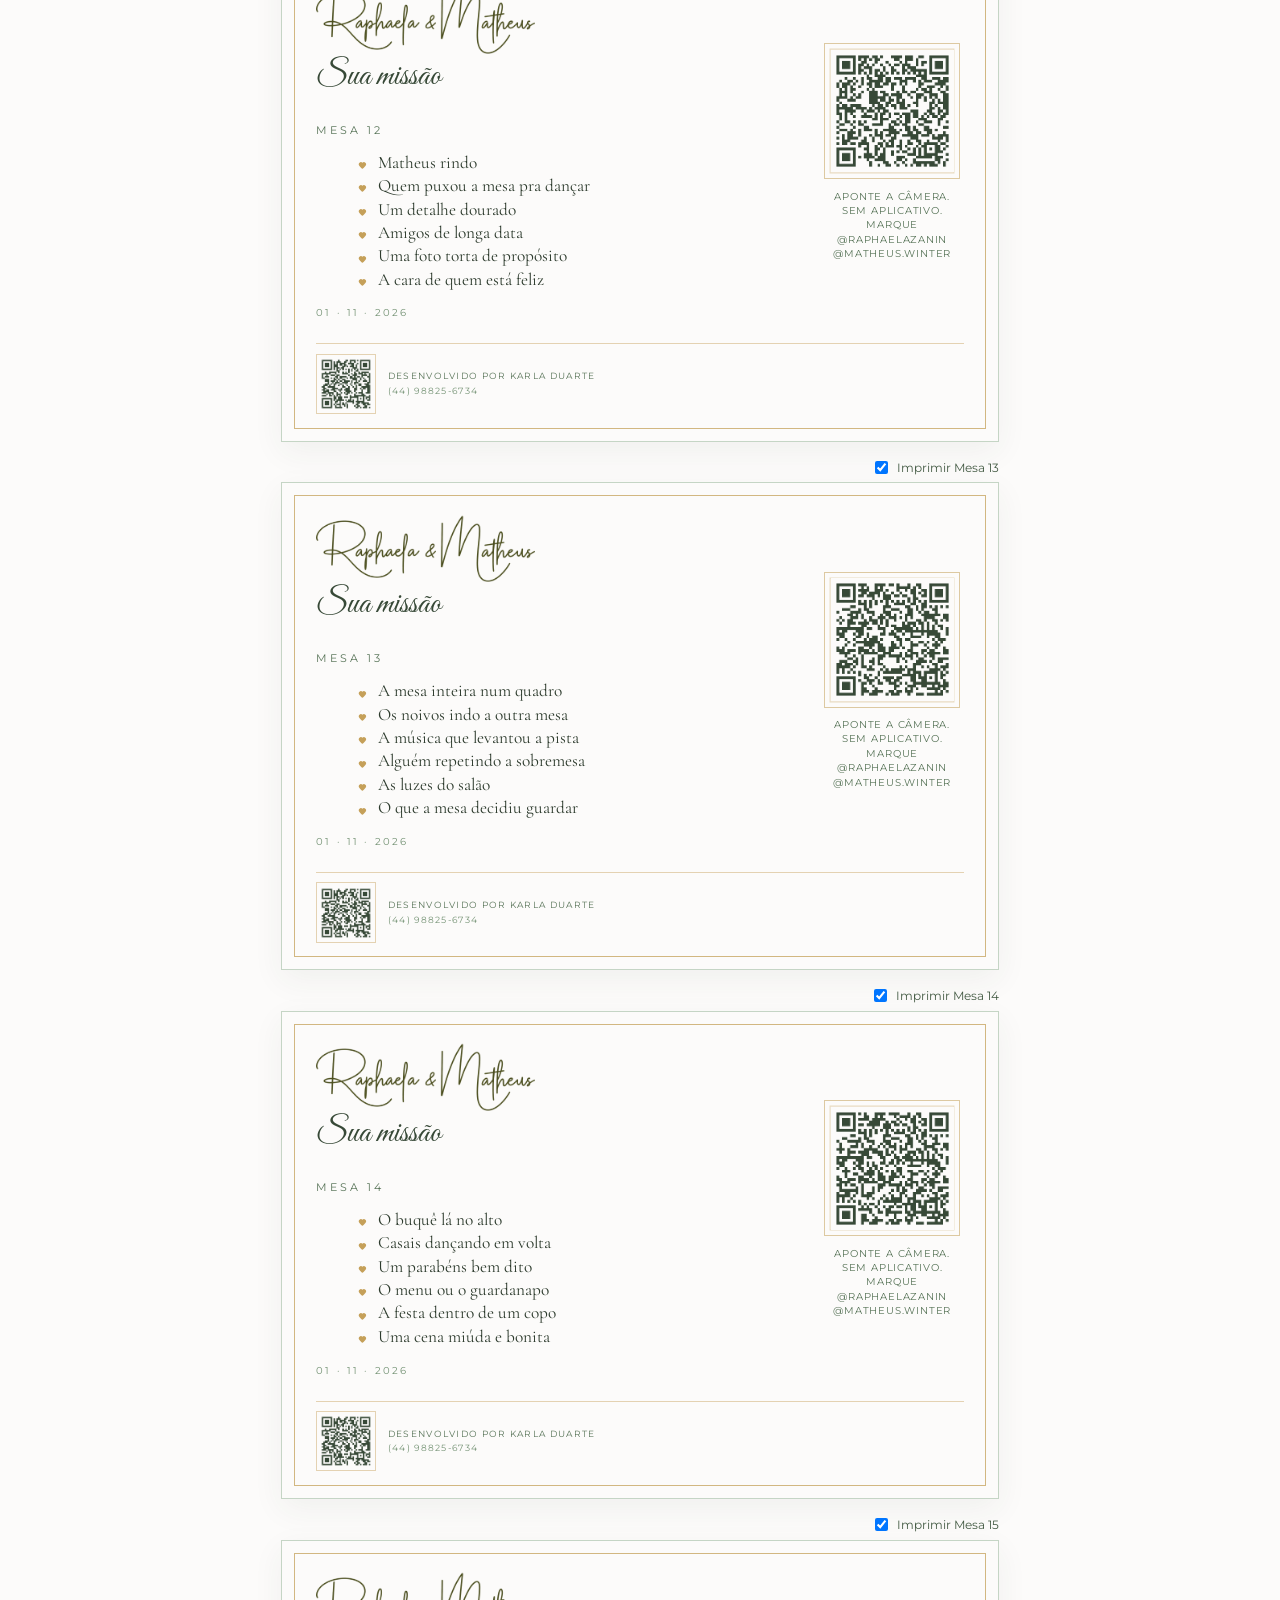
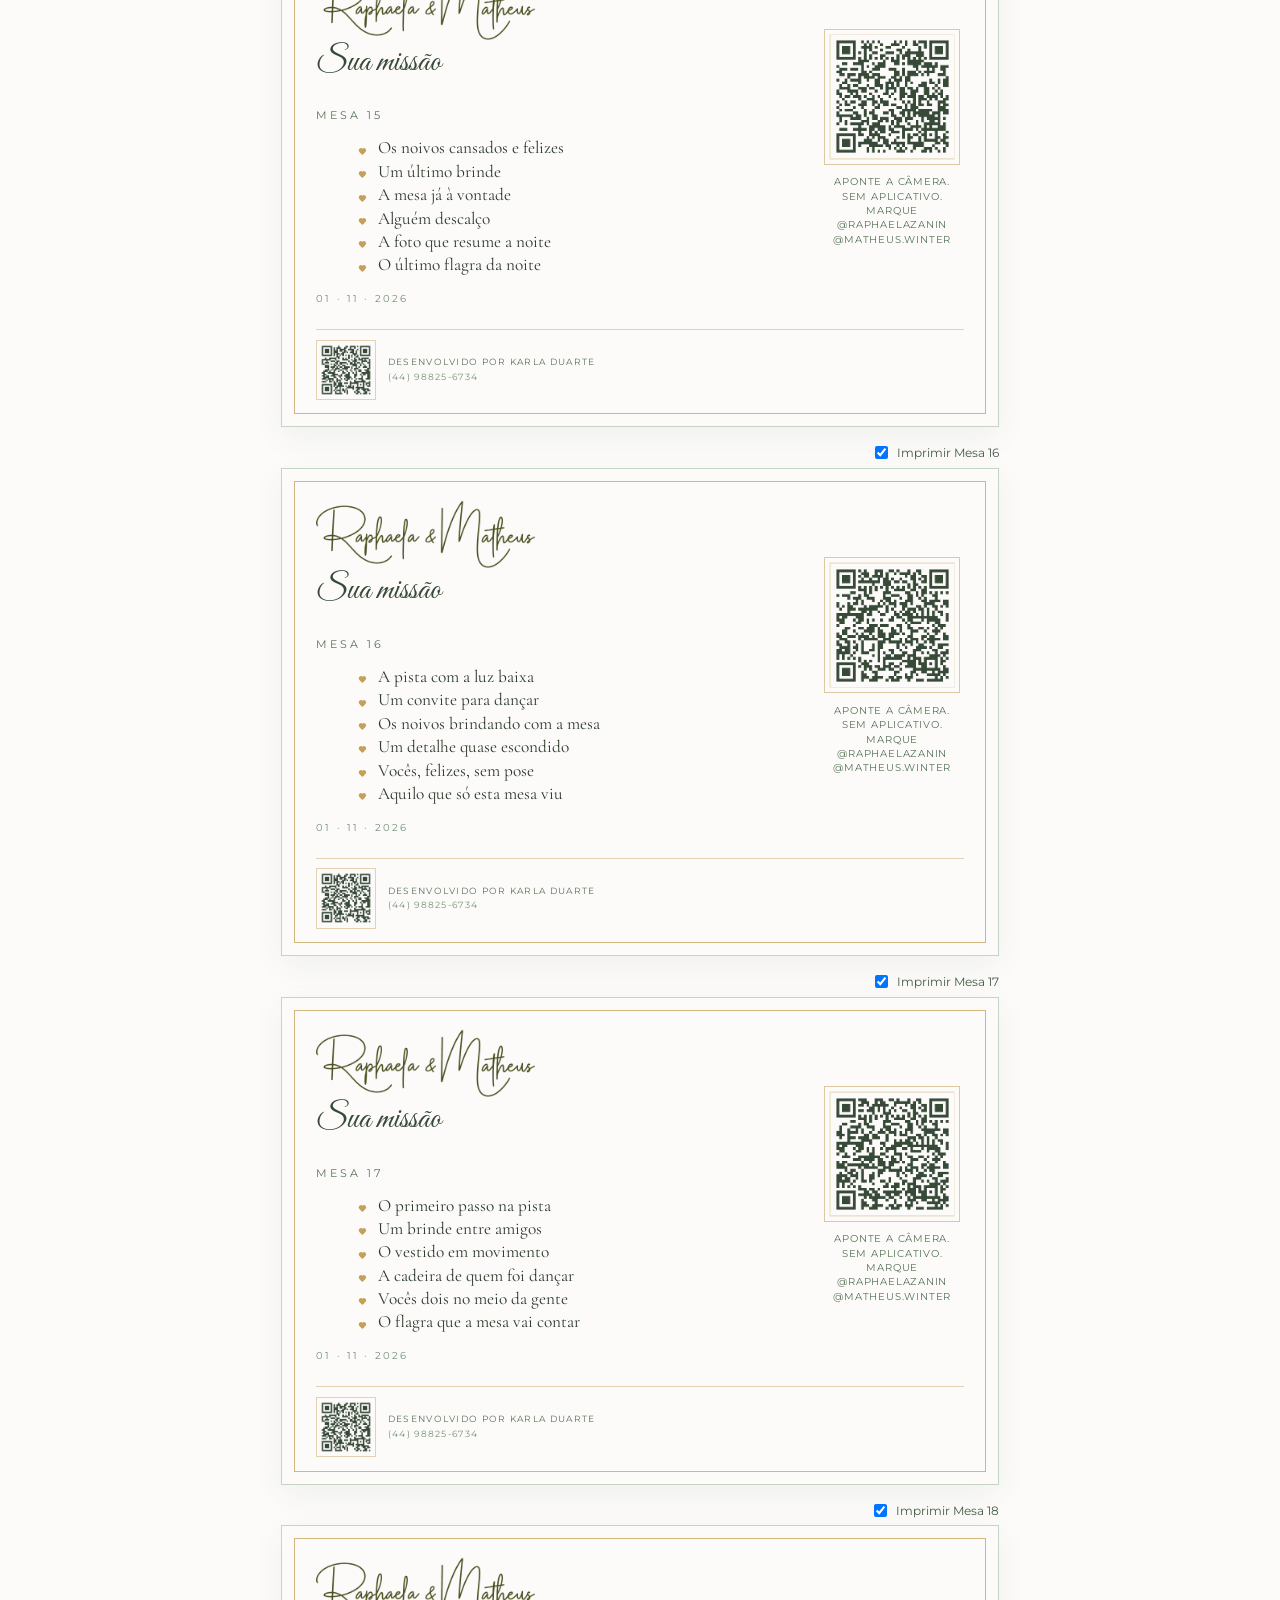
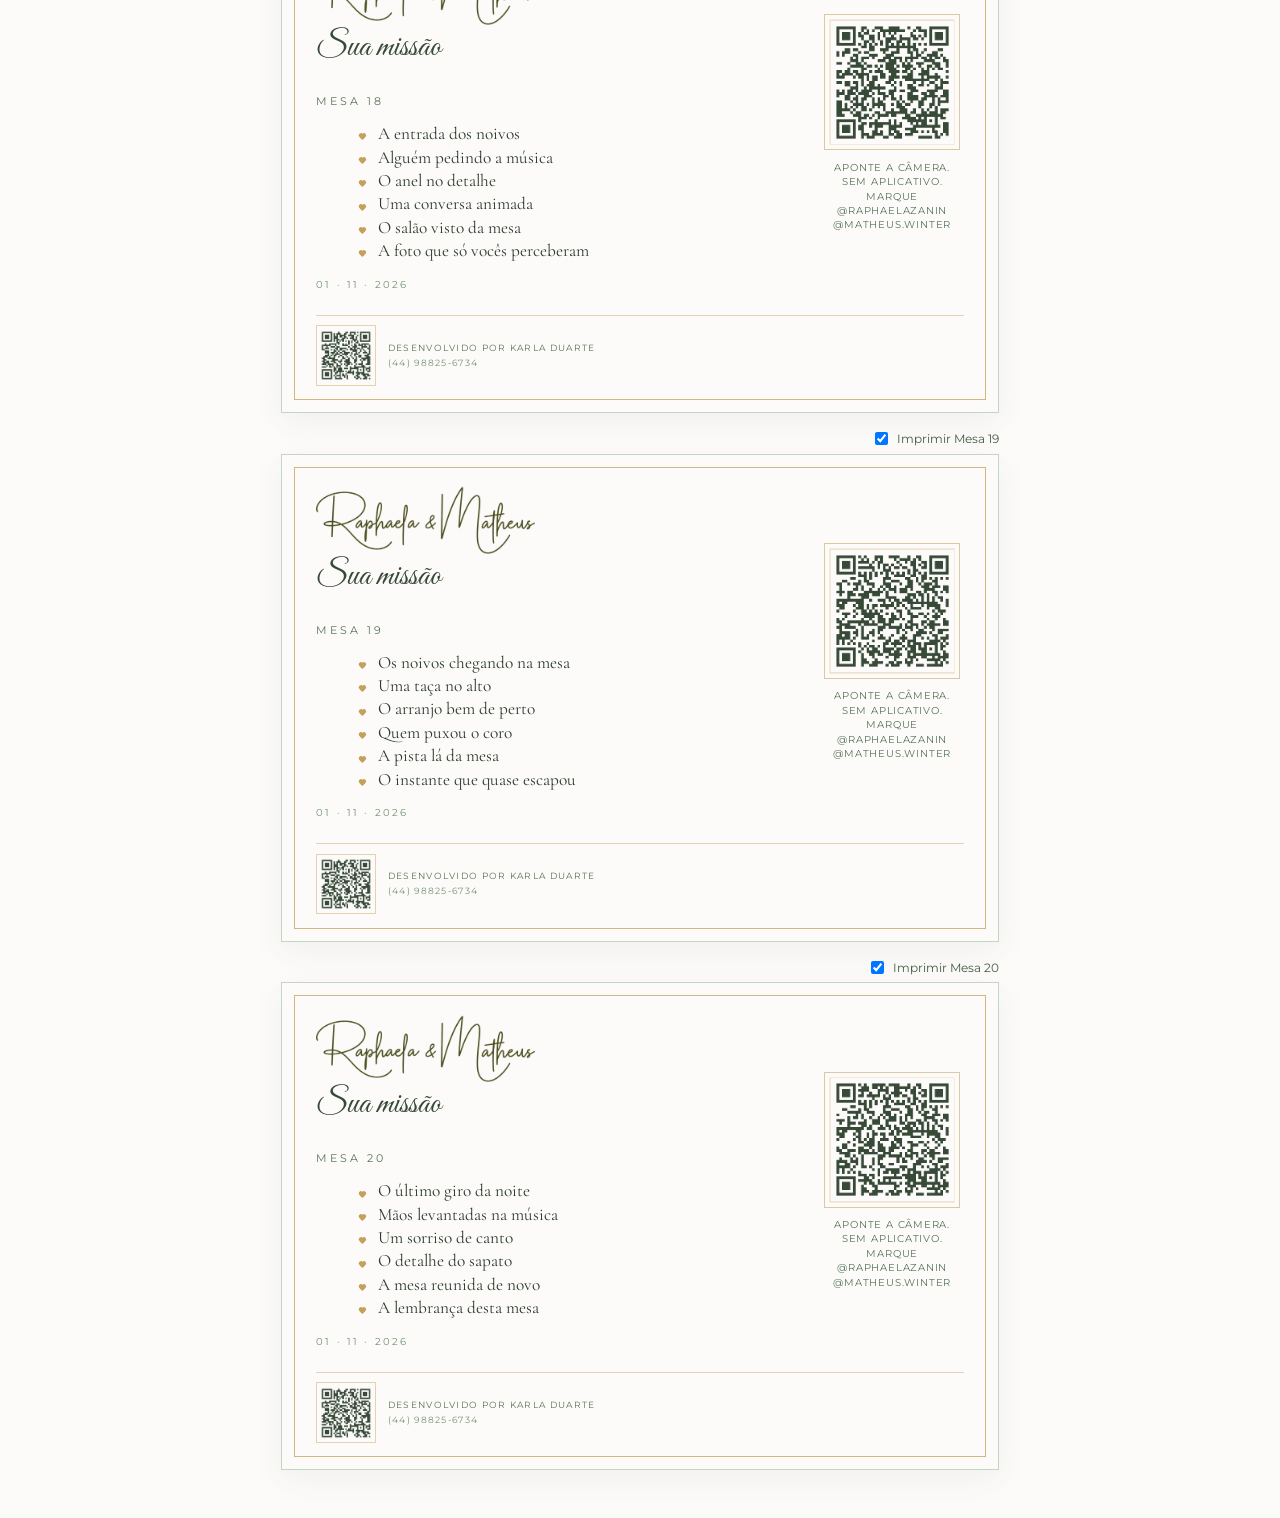
<file: desafio/cartoes.html>
<!DOCTYPE html>
<html lang="pt-BR">
<head>
    <meta charset="UTF-8">
    <meta name="viewport" content="width=device-width, initial-scale=1.0">
    <title>Cartões do desafio — Raphaela & Matheus</title>
    <meta name="robots" content="noindex">
    <link rel="icon" type="image/png" href="../assets/favicon.png">
    <link rel="preconnect" href="https://fonts.googleapis.com">
    <link rel="preconnect" href="https://fonts.gstatic.com" crossorigin>
    <link href="https://fonts.googleapis.com/css2?family=Cormorant+Garamond:ital,wght@0,400;0,500;0,600&family=Montserrat:wght@300;400;500&display=swap" rel="stylesheet">
    <link rel="stylesheet" href="estilo.css?v=16">
</head>
<body>
    <header class="topbar no-print">
        <div class="topbar-inner">
            <a href="../index.html" aria-label="Site do casamento">
                <img src="../assets/logo-nav.png" alt="Raphaela & Matheus" width="182" height="91">
            </a>
            <a class="nav-link nav-script" href="album.html">Álbum</a>
        </div>
    </header>

    <section class="toolbar no-print">
        <span class="kicker">Uso interno</span>
        <h1>Cartões da festa</h1>
        <div class="gold-line"></div>
        <p class="lede">Cada mesa leva um cartão com cenas diferentes. O QR abre só a missão daquela mesa. Todas as fotos caem no mesmo álbum e ficam no Google Drive.</p>

        <div class="album-qr">
            <img src="qr/album.png" alt="QR code do álbum dos noivos" width="320" height="320">
            <p><strong>Álbum dos noivos.</strong> Este QR não vai na mesa. É para abrir o catálogo ao vivo no celular de Raphaela e Matheus.</p>
        </div>

        <div class="row-actions">
            <button type="button" class="btn" id="imprimir">Imprimir cartões</button>
            <button type="button" class="btn btn-ghost" id="todas" style="border-color:#c5d5c5">Marcar todas</button>
            <label class="check"><input type="checkbox" id="soMarcadas" checked> Imprimir só as marcadas</label>
        </div>
    </section>

    <div class="print-stack" id="cartoes"></div>

    <script src="config.js"></script>
    <script src="app.js"></script>
    <script src="cartoes.js?v=5"></script>
</body>
</html>
</file>
<file: desafio/estilo.css>
*, *::before, *::after { box-sizing: border-box; }

@font-face {
    font-family: "Great Vibes";
    src: url("../assets/fonts/GreatVibes-Regular.ttf") format("truetype");
    font-display: swap;
}

html {
    scrollbar-width: none;
    -ms-overflow-style: none;
}
html::-webkit-scrollbar { display: none; }

body {
    font-family: "Montserrat", sans-serif;
    background: #fcfbfa;
    color: #374937;
    overflow-x: hidden;
    scrollbar-width: none;
    -ms-overflow-style: none;
}
body::-webkit-scrollbar { display: none; }

h1, h2, h3, .font-serif { font-family: "Cormorant Garamond", serif; }
.font-script { font-family: "Great Vibes", cursive; }

a,
a:hover,
a:focus,
a:active,
button,
.btn,
.btn-ghost,
.linkish,
.nav-link {
    text-decoration: none;
}

.topbar {
    position: sticky;
    top: 0;
    z-index: 40;
    background: rgba(252, 251, 250, 0.96);
    box-shadow: 0 8px 24px rgba(55, 73, 55, 0.06);
    backdrop-filter: blur(10px);
}
.topbar-inner {
    max-width: 72rem;
    margin: 0 auto;
    padding: 0.9rem 1.25rem;
    display: flex;
    align-items: center;
    justify-content: space-between;
    gap: 1rem;
}
.topbar img {
    height: 1.25rem;
    width: auto;
    display: block;
}
.topbar a.nav-link {
    letter-spacing: 0.16em;
    text-transform: uppercase;
    text-decoration: none;
    font-size: 0.68rem;
    color: #374937;
}
.topbar a.nav-link.nav-script {
    font-family: "Cormorant Garamond", serif;
    letter-spacing: 0;
    text-transform: none;
    text-decoration: none;
    font-size: 1.5rem;
    line-height: 1;
    font-weight: 400;
}
.topbar a.nav-link:hover { color: #c5a059; }

.shell {
    width: min(100%, 32rem);
    margin: 0 auto;
    padding: 1.75rem 1.25rem 4rem;
}
.shell-wide {
    width: min(100% - 2rem, 72rem);
    margin: 0 auto;
    padding: 2.5rem 0 4.5rem;
}

.kicker {
    display: block;
    text-align: center;
    letter-spacing: 0.32em;
    text-transform: uppercase;
    font-size: 0.68rem;
    color: #587458;
}
.display {
    font-family: "Great Vibes", cursive;
    text-align: center;
    font-size: 3.5rem;
    line-height: 1;
    font-weight: 400;
    color: #2d3b2d;
    margin-top: 0.65rem;
}
.page-title {
    font-family: "Cormorant Garamond", serif;
    text-align: center;
    font-size: clamp(2.3rem, 5vw, 3.15rem);
    line-height: 1;
    font-weight: 500;
    color: #2d3b2d;
    margin-top: 0.55rem;
}
.toolbar .kicker,
.toolbar .lede { text-align: left; }
.toolbar .gold-line { margin-left: 0; }
.gold-line {
    width: 3.5rem;
    height: 1px;
    margin: 1rem auto;
    background: rgba(197, 160, 89, 0.85);
}
.lede {
    text-align: center;
    color: #445b44;
    font-size: 0.92rem;
    line-height: 1.7;
}

.progress {
    height: 2px;
    margin: 1.25rem 0 0.45rem;
    background: #e3ebe3;
    border-radius: 99px;
    overflow: hidden;
}
.progress > span {
    display: block;
    height: 100%;
    background: #c5a059;
}
.progress-label {
    text-align: center;
    font-size: 0.68rem;
    letter-spacing: 0.14em;
    text-transform: uppercase;
    color: #759375;
}

.scene-grid {
    display: grid;
    grid-template-columns: 1fr 1fr;
    gap: 0.75rem;
    margin-top: 1.5rem;
}
.scene {
    display: flex;
    flex-direction: column;
    align-items: flex-start;
    text-align: left;
    min-height: 9.5rem;
    padding: 0.95rem 0.9rem 0.85rem;
    background: #fff;
    border: 1px solid #e3ebe3;
    border-radius: 1.15rem;
    color: inherit;
    transition: border-color 0.2s ease, transform 0.2s ease;
}
.scene:hover { border-color: #c5a059; }
.scene.is-done { background: #f7f8f5; }
.scene-top {
    width: 100%;
    display: flex;
    align-items: center;
    justify-content: space-between;
    margin-bottom: 0.55rem;
}
.scene-num {
    font-family: "Cormorant Garamond", serif;
    font-size: 1.35rem;
    color: #587458;
    line-height: 1;
}
.scene.is-done .scene-num { color: #c5a059; }
.scene h2 {
    font-family: "Cormorant Garamond", serif;
    font-size: 1.2rem;
    font-weight: 500;
    line-height: 1.2;
    color: #2d3b2d;
}
.scene-go {
    margin-top: auto;
    padding-top: 0.8rem;
    font-size: 0.62rem;
    letter-spacing: 0.16em;
    text-transform: uppercase;
    color: #445b44;
}
.scene-thumb {
    width: 1.35rem;
    height: 1.35rem;
    border-radius: 0.35rem;
    object-fit: cover;
    background: #e3ebe3;
}

.dot {
    width: 0.7rem;
    height: 0.7rem;
    border-radius: 99px;
    border: 1px solid #c5d5c5;
}
.scene.is-done .dot {
    background: #c5a059;
    border-color: #c5a059;
}

.back {
    display: inline-flex;
    align-items: center;
    gap: 0.35rem;
    margin-bottom: 1.25rem;
    font-size: 0.68rem;
    letter-spacing: 0.14em;
    text-transform: uppercase;
    color: #587458;
}
.scene-kicker {
    letter-spacing: 0.22em;
    text-transform: uppercase;
    font-size: 0.66rem;
    color: #759375;
}
.scene-title {
    margin-top: 0.35rem;
    font-size: 2.15rem;
    line-height: 1.05;
    color: #2d3b2d;
}

.photo-choices {
    display: grid;
    gap: 0.75rem;
    margin-top: 1.35rem;
}
.picker {
    display: flex;
    flex-direction: column;
    align-items: center;
    justify-content: center;
    gap: 0.35rem;
    min-height: 8.5rem;
    padding: 1.25rem;
    border: 1px dashed #9db49d;
    border-radius: 1.25rem;
    background: #f4f7f4;
    color: #445b44;
    text-align: center;
    cursor: pointer;
}
.picker-alt {
    min-height: 0;
    padding: 0.95rem 1rem;
    background: transparent;
}
#cameraNativa { display: none; }
.camera-live {
    margin-top: 1.35rem;
    border-radius: 1.25rem;
    overflow: hidden;
    background: #1c241c;
}
.camera-live video {
    display: block;
    width: 100%;
    max-height: 68vh;
    aspect-ratio: 3 / 4;
    object-fit: cover;
    background: #111;
}
.camera-live video.is-user { transform: scaleX(-1); }
.camera-tools {
    display: grid;
    grid-template-columns: 1fr auto 1fr;
    align-items: center;
    gap: 0.5rem;
    padding: 0.85rem 0.75rem 1rem;
}
.camera-tools .linkish {
    margin-top: 0;
    padding: 0.4rem;
    border: 0;
    background: transparent;
    color: #f4f7f4;
    font-family: inherit;
}
.camera-tools .linkish:hover { color: #c5a059; }
.shutter {
    width: 4.1rem;
    height: 4.1rem;
    border-radius: 50%;
    border: 4px solid #fff;
    background: transparent;
    box-shadow: inset 0 0 0 3px #1c241c;
    cursor: pointer;
}
.shutter:active { background: #fff; }
.picker strong {
    font-size: 0.72rem;
    letter-spacing: 0.14em;
    text-transform: uppercase;
    font-weight: 500;
}
.picker span {
    font-size: 0.78rem;
    color: #759375;
}
.picker input { display: none; }
.preview {
    margin-top: 1rem;
    border-radius: 1.15rem;
    overflow: hidden;
    border: 1px solid #e3ebe3;
    background: #fff;
}
.preview img {
    display: block;
    width: 100%;
    max-height: 22rem;
    object-fit: contain;
    object-position: center;
    background: #f7f4ef;
}

.field { margin-top: 1rem; }
.field label {
    display: block;
    margin-bottom: 0.35rem;
    font-size: 0.66rem;
    letter-spacing: 0.14em;
    text-transform: uppercase;
    color: #759375;
}
.field input {
    width: 100%;
    border: 1px solid #e3ebe3;
    background: #fff;
    border-radius: 0.9rem;
    padding: 0.85rem 0.95rem;
    font-size: 0.92rem;
    color: #2d3b2d;
    outline: none;
}
.field input:focus { border-color: #c5a059; }

.btn {
    display: inline-flex;
    align-items: center;
    justify-content: center;
    width: 100%;
    margin-top: 1.15rem;
    border: 1px solid #445b44;
    background: #445b44;
    color: #fff;
    border-radius: 999px;
    padding: 0.85rem 1.2rem;
    font-size: 0.68rem;
    letter-spacing: 0.16em;
    text-transform: uppercase;
    text-decoration: none;
    cursor: pointer;
    transition: background 0.2s ease, border-color 0.2s ease;
}
.btn:hover,
.btn:focus,
.btn:active { text-decoration: none; }
.btn-scan { gap: 0.55rem; }
.btn-scan .scan-icon { flex: none; }
.scan-stage {
    position: relative;
    margin-top: 1.35rem;
    border-radius: 1.25rem;
    overflow: hidden;
    background: #1c241c;
}
.scan-stage video {
    display: block;
    width: 100%;
    aspect-ratio: 1;
    object-fit: cover;
    background: #111;
}
.scan-frame {
    position: absolute;
    inset: 16%;
    pointer-events: none;
    background:
        linear-gradient(#fff, #fff) left top / 28px 2px no-repeat,
        linear-gradient(#fff, #fff) left top / 2px 28px no-repeat,
        linear-gradient(#fff, #fff) right top / 28px 2px no-repeat,
        linear-gradient(#fff, #fff) right top / 2px 28px no-repeat,
        linear-gradient(#fff, #fff) left bottom / 28px 2px no-repeat,
        linear-gradient(#fff, #fff) left bottom / 2px 28px no-repeat,
        linear-gradient(#fff, #fff) right bottom / 28px 2px no-repeat,
        linear-gradient(#fff, #fff) right bottom / 2px 28px no-repeat;
}
.scan-frame::after {
    content: "";
    position: absolute;
    left: 10%;
    right: 10%;
    top: 50%;
    height: 2px;
    background: #c5a059;
    box-shadow: 0 0 12px rgba(197, 160, 89, 0.85);
}
.scan-hint {
    margin-top: 0.85rem;
    text-align: center;
    font-size: 0.78rem;
    letter-spacing: 0.08em;
    text-transform: uppercase;
    color: #587458;
}
.btn:hover { background: #374937; border-color: #374937; }
.btn:disabled { opacity: 0.55; cursor: wait; }
.btn-ghost {
    background: transparent;
    color: #445b44;
}
.btn-ghost:hover { background: #445b44; color: #fff; }
.linkish {
    display: block;
    margin-top: 0.85rem;
    text-align: center;
    font-size: 0.72rem;
    letter-spacing: 0.12em;
    text-transform: uppercase;
    text-decoration: none;
    color: #587458;
}
.linkish:hover,
.linkish:focus,
.linkish:active {
    color: #c5a059;
    text-decoration: none;
}

.note {
    margin-top: 0.8rem;
    text-align: center;
    font-size: 0.84rem;
    line-height: 1.55;
    color: #8a5a4a;
}
.share-apps {
    margin-top: 0.45rem;
    text-align: center;
    font-size: 0.66rem;
    letter-spacing: 0.14em;
    text-transform: uppercase;
    color: #759375;
}
.share-status {
    margin-top: 0.7rem;
    text-align: center;
    font-size: 0.78rem;
    line-height: 1.55;
    color: #587458;
}
.share-status:empty { display: none; }

.seal {
    width: 4.6rem;
    height: 4.6rem;
    margin: 0.5rem auto 1rem;
    border-radius: 99px;
    display: grid;
    place-items: center;
    background: #e7efe4;
    color: #445b44;
}
.dots {
    display: flex;
    justify-content: center;
    gap: 0.4rem;
    margin: 1rem 0 1.4rem;
}
.dots i {
    width: 0.48rem;
    height: 0.48rem;
    border-radius: 99px;
    background: #e3ebe3;
}
.dots i.is-on { background: #c5a059; }

.still {
    margin-top: 1.5rem;
    padding-top: 1.1rem;
    border-top: 1px solid #e3ebe3;
}
.still p {
    font-size: 0.66rem;
    letter-spacing: 0.16em;
    text-transform: uppercase;
    color: #759375;
    margin-bottom: 0.55rem;
}
.still li {
    display: flex;
    gap: 0.55rem;
    align-items: baseline;
    padding: 0.28rem 0;
    color: #445b44;
    font-family: "Cormorant Garamond", serif;
    font-size: 1.2rem;
}
.still li::before {
    content: "";
    width: 0.38rem;
    height: 0.38rem;
    border-radius: 99px;
    background: #c5a059;
    flex: none;
    transform: translateY(-1px);
}
.rank-line {
    margin-top: 1.2rem;
    text-align: center;
    font-family: "Cormorant Garamond", serif;
    font-style: italic;
    font-size: 1.35rem;
    color: #2d3b2d;
}

.banner {
    margin: 0 auto 1.25rem;
    max-width: 40rem;
    padding: 0.85rem 1rem;
    border: 1px solid rgba(197, 160, 89, 0.45);
    background: #fbf8f1;
    border-radius: 1rem;
    color: #445b44;
    font-size: 0.84rem;
    line-height: 1.55;
    text-align: center;
}

.live {
    display: flex;
    justify-content: center;
    align-items: center;
    gap: 0.4rem;
    font-size: 0.66rem;
    letter-spacing: 0.16em;
    text-transform: uppercase;
    color: #587458;
}
.live i {
    width: 0.45rem;
    height: 0.45rem;
    border-radius: 99px;
    background: #c5a059;
    box-shadow: 0 0 0 0 rgba(197, 160, 89, 0.7);
    animation: pulse 1.8s ease infinite;
}
.live.is-off { color: #759375; }
.live.is-off i { background: #9db49d; animation: none; }
@keyframes pulse {
    70% { box-shadow: 0 0 0 7px rgba(197, 160, 89, 0); }
    100% { box-shadow: 0 0 0 0 rgba(197, 160, 89, 0); }
}

.filters {
    display: flex;
    flex-wrap: wrap;
    gap: 0.45rem;
    margin: 1.4rem 0 1.2rem;
}
.chip {
    border: 1px solid #c5d5c5;
    color: #445b44;
    border-radius: 999px;
    padding: 0.4rem 0.9rem;
    font-size: 0.68rem;
    letter-spacing: 0.12em;
    text-transform: uppercase;
    background: #fff;
}
.chip.is-on {
    background: #445b44;
    border-color: #445b44;
    color: #fff;
}

.gallery {
    display: grid;
    grid-template-columns: 1fr 1fr;
    gap: 0.75rem;
}
@media (min-width: 800px) {
    .gallery { grid-template-columns: repeat(3, 1fr); gap: 1rem; }
}
@media (min-width: 1100px) {
    .gallery { grid-template-columns: repeat(4, 1fr); }
}
.shot {
    position: relative;
    background: #fff;
    border: 1px solid #e3ebe3;
    border-radius: 1rem;
    overflow: hidden;
    text-align: left;
    color: inherit;
    animation: rise 0.55s ease;
}
.shot-open {
    display: block;
    width: 100%;
    padding: 0;
    border: 0;
    background: transparent;
    color: inherit;
    font: inherit;
    text-align: left;
    cursor: pointer;
}
.shot img {
    width: 100%;
    aspect-ratio: 1;
    object-fit: cover;
    object-position: center;
    display: block;
    background: #e7efe4;
}
.shot-copy { display: block; padding: 0.75rem 0.85rem 0.9rem; }
.shot h3 {
    font-size: 1.15rem;
    line-height: 1.2;
    color: #2d3b2d;
}
.shot p {
    margin-top: 0.25rem;
    font-size: 0.72rem;
    color: #759375;
}
.like {
    position: absolute;
    z-index: 2;
    top: 0.55rem;
    right: 0.55rem;
    display: inline-flex;
    align-items: center;
    gap: 0.28rem;
    min-height: 2rem;
    border: 0;
    border-radius: 999px;
    padding: 0.35rem 0.6rem;
    background: rgba(252, 251, 250, 0.94);
    color: #759375;
    cursor: pointer;
    font: inherit;
    font-size: 0.78rem;
}
.like.is-on { color: #c5a059; }
.heart-icon { width: 1rem; height: 1rem; display: block; }
.lightbox .like {
    position: static;
    margin: 0.85rem auto 0;
    background: transparent;
    color: #f4f7f4;
    border: 1px solid rgba(244, 247, 244, 0.75);
}
.lightbox .like.is-on { color: #c5a059; border-color: #c5a059; }
@keyframes rise {
    from { opacity: 0; transform: translateY(8px); }
    to { opacity: 1; transform: none; }
}

.empty {
    padding: 3rem 1rem;
    text-align: center;
    color: #759375;
}
.empty strong {
    display: block;
    margin-bottom: 0.4rem;
    font-family: "Cormorant Garamond", serif;
    font-size: 2rem;
    font-weight: 500;
    color: #2d3b2d;
}

.ranking {
    margin-top: 2.5rem;
    padding-top: 1.5rem;
    border-top: 1px solid #e3ebe3;
}
.ranking ol { margin-top: 0.8rem; padding: 0; }
.ranking li { list-style: none; }
.ranking button {
    display: grid;
    grid-template-columns: 2.2rem minmax(0, 1fr) auto;
    gap: 0.6rem;
    align-items: baseline;
    width: 100%;
    padding: 0.45rem 0;
    border: 0;
    border-bottom: 1px solid #f0f3ef;
    background: transparent;
    color: inherit;
    font: inherit;
    font-weight: 300;
    font-size: 0.68rem;
    letter-spacing: 0.04em;
    text-align: left;
    cursor: pointer;
}
.ranking button span:first-child {
    font-family: "Cormorant Garamond", serif;
    font-weight: 400;
    letter-spacing: 0;
    color: #c5a059;
    font-size: 0.9rem;
}
.ranking button strong {
    font-family: inherit;
    font-weight: 300;
    font-size: inherit;
    color: #2d3b2d;
}
.ranking button em {
    font-style: normal;
    font-weight: 300;
    color: #759375;
    font-size: inherit;
}

.lightbox {
    position: fixed;
    inset: 0;
    z-index: 80;
    background: #253025;
    display: flex;
    flex-direction: column;
    align-items: center;
    justify-content: safe center;
    padding: 3.2rem 1.25rem 1.5rem;
    overflow: auto;
}
.lightbox[hidden] { display: none; }
.lightbox figure {
    margin: 0 auto;
    width: min(100%, 960px);
    display: flex;
    flex-direction: column;
    align-items: center;
}
.lightbox img {
    display: block;
    width: auto;
    height: auto;
    max-width: 100%;
    max-height: min(62vh, 720px);
    object-fit: contain;
    object-position: center;
    border-radius: 0.6rem;
}
.lightbox figcaption {
    margin-top: 0.9rem;
    text-align: center;
    color: #f4f7f4;
}
.lightbox h3 {
    font-size: 1.7rem;
    color: #fff;
}
.lightbox p { color: #c5d5c5; font-size: 0.85rem; }
.lightbox .btn {
    width: auto;
    min-width: 12rem;
    margin-top: 0.9rem;
    background: transparent;
    color: #f4f7f4;
    border-color: rgba(244, 247, 244, 0.75);
}
.lightbox .btn:hover { background: #f4f7f4; color: #253025; }
.lightbox .share-apps,
.lightbox .share-status,
.lightbox .linkish { color: #c5d5c5; }
.lightbox .linkish:hover { color: #c5a059; }
.lightbox-close,
.lightbox-nav {
    position: absolute;
    border: 0;
    background: transparent;
    color: #fff;
    cursor: pointer;
}
.lightbox-close { top: 0.8rem; right: 0.9rem; font-size: 1.8rem; line-height: 1; }
.lightbox-nav { top: 50%; transform: translateY(-50%); font-size: 2rem; padding: 0.5rem; }
.lightbox-nav.prev { left: 0.3rem; }
.lightbox-nav.next { right: 0.3rem; }

.toolbar {
    width: min(100% - 2rem, 190mm);
    margin: 1.5rem auto 0;
}
.toolbar h1 {
    font-size: 3rem;
    color: #2d3b2d;
    line-height: 0.95;
}
.row-actions {
    margin-top: 1.25rem;
    display: flex;
    flex-wrap: wrap;
    gap: 0.6rem;
    align-items: center;
}
.row-actions .btn { width: auto; margin-top: 0; padding-inline: 1.3rem; }
.check {
    display: flex;
    align-items: center;
    gap: 0.4rem;
    font-size: 0.78rem;
    color: #445b44;
}

.print-stack {
    width: min(100% - 1.5rem, 190mm);
    max-width: 190mm;
    margin: 1.5rem auto 3rem;
    display: flex;
    flex-direction: column;
    gap: 1rem;
}
.card-wrap { position: relative; }
.card-flag {
    display: flex;
    justify-content: flex-end;
    margin-bottom: 0.35rem;
}
.card {
    position: relative;
    width: 100%;
    min-height: 120mm;
    padding: 8mm 9mm 7mm;
    background: #fcfbfa;
    color: #2d3b2d;
    border: 1px solid #c5d5c5;
    box-shadow: 0 10px 30px rgba(55, 73, 55, 0.06);
}
.card::before {
    content: "";
    position: absolute;
    inset: 3.2mm;
    border: 1px solid rgba(197, 160, 89, 0.75);
    pointer-events: none;
}
.card-body {
    position: relative;
    z-index: 1;
    height: 100%;
    display: grid;
    grid-template-columns: minmax(0, 1fr) 38mm;
    gap: 5mm;
    align-items: center;
}
.card-body > div { min-width: 0; }
.card .wordmark {
    width: min(100%, 58mm);
    max-width: 100%;
    height: auto;
    display: block;
}
.card h2 {
    margin-top: 0;
    font-family: "Great Vibes", cursive;
    font-size: 2.05rem;
    font-weight: 400;
    line-height: 1.15;
    color: #374937;
}
.card .mesa-name {
    margin: 1.2mm 0 2mm;
    letter-spacing: 0.28em;
    text-transform: uppercase;
    font-size: 0.68rem;
    color: #587458;
}
.card ol { list-style: none; }
.card li {
    display: flex;
    gap: 2.5mm;
    align-items: flex-start;
    margin: 0.7mm 0;
    font-family: "Cormorant Garamond", serif;
    font-size: 1.08rem;
    line-height: 1.2;
}
.heart {
    width: 3.4mm;
    height: 3.4mm;
    margin-top: 1.4mm;
    flex: none;
    color: #c5a059;
}
.card-side {
    display: flex;
    flex-direction: column;
    align-items: center;
    text-align: center;
}
.card-side img {
    width: 36mm;
    height: 36mm;
    object-fit: contain;
    background: #fcfbfa;
    padding: 1.5mm;
    border: 1px solid rgba(197, 160, 89, 0.55);
    box-shadow: inset 0 0 0 1.2mm #fcfbfa, inset 0 0 0 1.5mm rgba(197, 160, 89, 0.35);
}
.card-side p {
    margin-top: 2.5mm;
    font-size: 0.62rem;
    letter-spacing: 0.08em;
    text-transform: uppercase;
    line-height: 1.45;
    color: #587458;
}
.card-date {
    margin-top: 3mm;
    letter-spacing: 0.22em;
    text-transform: uppercase;
    font-size: 0.62rem;
    color: #759375;
}
.card-credit {
    position: relative;
    z-index: 1;
    display: flex;
    align-items: center;
    gap: 3mm;
    margin-top: 4mm;
    padding-top: 2.5mm;
    border-top: 1px solid rgba(197, 160, 89, 0.45);
}
.card-credit img {
    width: 16mm;
    height: 16mm;
    object-fit: contain;
    background: #fcfbfa;
    border: 1px solid rgba(197, 160, 89, 0.45);
    padding: 0.6mm;
}
.card-credit p {
    display: flex;
    flex-direction: column;
    gap: 0.6mm;
}
.card-credit span {
    letter-spacing: 0.14em;
    text-transform: uppercase;
    font-size: 0.58rem;
    line-height: 1.35;
    color: #759375;
}
.card-credit span:first-child { color: #587458; }
.bow {
    position: absolute;
    width: 11mm;
    height: 7mm;
    color: #587458;
    z-index: 1;
}
.bow.tl { top: 5mm; left: 6mm; }
.bow.tr { top: 5mm; right: 6mm; transform: scaleX(-1); }
.bow.bl { bottom: 5mm; left: 6mm; transform: scaleY(-1); }
.bow.br { bottom: 5mm; right: 6mm; transform: scale(-1); }

.album-qr {
    display: flex;
    gap: 1rem;
    align-items: center;
    margin-top: 1.25rem;
    padding: 0.9rem;
    background: #fff;
    border: 1px solid #e3ebe3;
    border-radius: 1rem;
}
.album-qr img { width: 5.5rem; height: 5.5rem; }
.album-qr p { font-size: 0.85rem; color: #445b44; line-height: 1.5; }

@media print {
    body { background: #fff; }
    .no-print { display: none !important; }
    .print-stack {
        width: auto;
        margin: 0;
        gap: 0;
    }
    .card-wrap.is-off { display: none !important; }
    .card {
        width: 190mm;
        height: auto;
        min-height: 0;
        margin: 0 0 6mm;
        break-inside: avoid;
        page-break-inside: avoid;
        box-shadow: none;
    }
    .card-wrap:nth-child(2n) .card { margin-bottom: 0; break-after: page; page-break-after: always; }
    @page { size: A4; margin: 10mm; }
}
</file>
